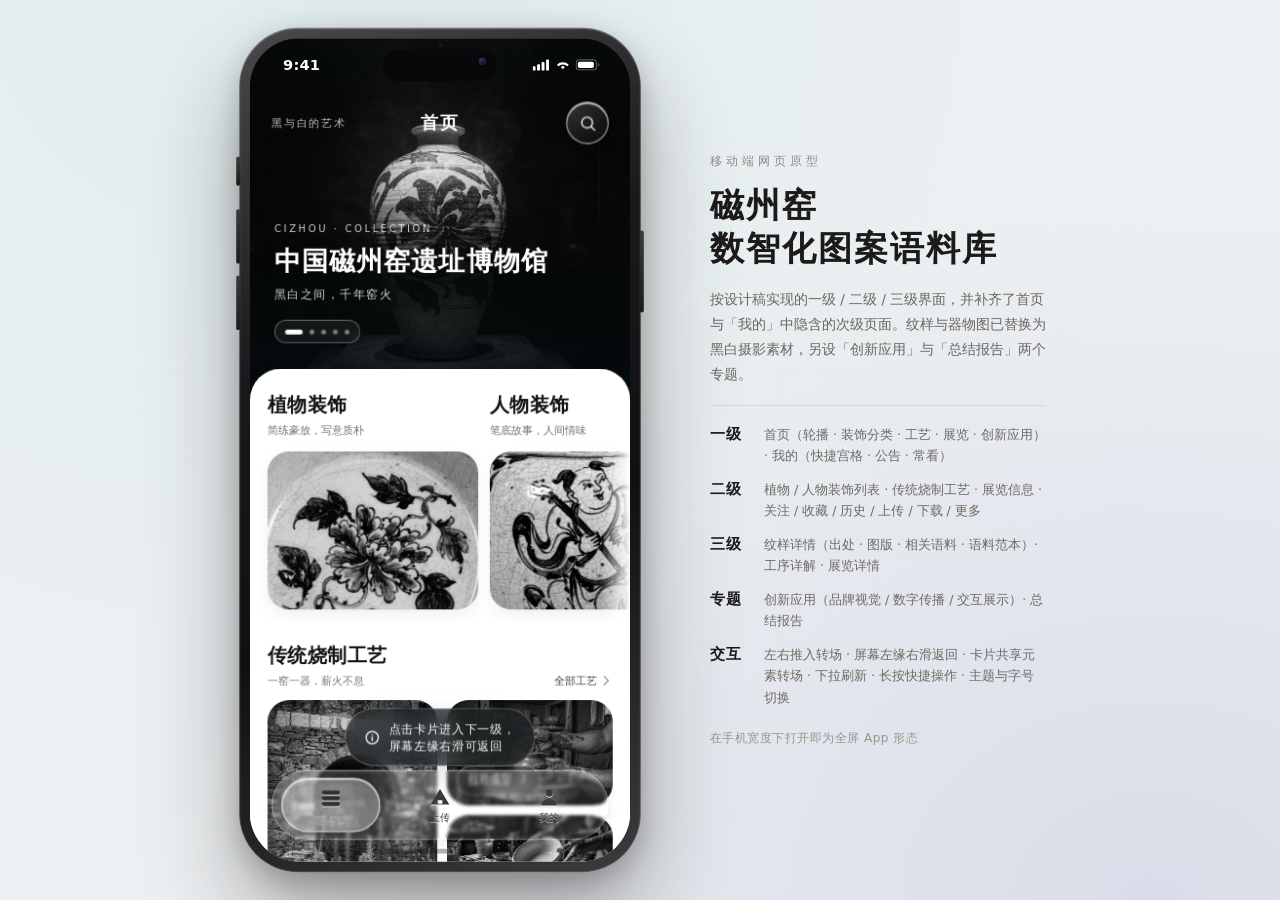
<file: index.html>
<!DOCTYPE html>
<html lang="zh-CN" data-theme="light" data-font="1" data-motion="on">
<head>
<meta charset="utf-8">
<meta name="viewport" content="width=device-width, initial-scale=1, viewport-fit=cover">
<meta name="theme-color" content="#ffffff">
<meta name="description" content="磁州窑数智化图案语料库 · 移动端网页原型：纹样检索、器物出处、相关语料与工艺图谱">
<!-- 分享预览：微信 / 微博 / Slack / Twitter 等抓取这些标签。og:image 必须是绝对地址 -->
<meta property="og:type" content="website">
<meta property="og:site_name" content="磁州窑数智化图案语料库">
<meta property="og:locale" content="zh_CN">
<meta property="og:title" content="磁州窑数智化图案语料库">
<meta property="og:description" content="黑白之间，千年窑火。纹样检索、器物出处、相关语料与工艺图谱的移动端语料库。">
<meta property="og:image" content="https://yunxianxian.github.io/cizhou-motif-corpus/assets/img/hero-h1.jpg">
<meta property="og:image:width" content="1280">
<meta property="og:image:height" content="785">
<meta property="og:url" content="https://yunxianxian.github.io/cizhou-motif-corpus/">
<meta name="twitter:card" content="summary_large_image">
<meta name="twitter:title" content="磁州窑数智化图案语料库">
<meta name="twitter:description" content="黑白之间，千年窑火。纹样检索、器物出处、相关语料与工艺图谱的移动端语料库。">
<meta name="twitter:image" content="https://yunxianxian.github.io/cizhou-motif-corpus/assets/img/hero-h1.jpg">
<meta name="apple-mobile-web-app-capable" content="yes">
<meta name="apple-mobile-web-app-status-bar-style" content="default">
<meta name="apple-mobile-web-app-title" content="纹样语料库">
<meta name="mobile-web-app-capable" content="yes">
<title>磁州窑数智化图案语料库</title>
<link rel="manifest" href="manifest.webmanifest">
<link rel="apple-touch-icon" href="assets/img/icon-180.png">
<link rel="icon" href="assets/img/icon-192.png">
<link rel="stylesheet" href="assets/css/tokens.css">
<link rel="stylesheet" href="assets/css/base.css">
<link rel="stylesheet" href="assets/css/pages.css">
<link rel="stylesheet" href="assets/css/glass.css">
<link rel="stylesheet" href="assets/css/viewer.css">
<link rel="stylesheet" href="assets/css/report.css">
<link rel="stylesheet" href="assets/css/applications.css">
</head>
<body>
<div class="stage">
  <div class="device" id="device">
    <div class="device__btn device__btn--silent"></div>
    <div class="device__btn device__btn--volup"></div>
    <div class="device__btn device__btn--voldown"></div>
    <div class="device__btn device__btn--power"></div>
    <div class="screen" id="screen">
      <div class="statusbar" aria-hidden="true">
        <span class="statusbar__time">9:41</span>
        <span class="statusbar__island"></span>
        <span class="statusbar__right">
          <svg width="18" height="12" viewBox="0 0 18 12" aria-hidden="true"><rect x="0" y="7.5" width="3" height="4.5" rx="1"/><rect x="4.6" y="5.4" width="3" height="6.6" rx="1"/><rect x="9.2" y="3" width="3" height="9" rx="1"/><rect x="13.8" y="0.6" width="3" height="11.4" rx="1"/></svg>
          <svg width="16" height="12" viewBox="0 0 16 12" aria-hidden="true"><path d="M8 10.4 5.9 8.2a3 3 0 0 1 4.2 0zM8 5.6a6.4 6.4 0 0 0-4.5 1.9L1.9 5.9a8.6 8.6 0 0 1 12.2 0l-1.6 1.6A6.4 6.4 0 0 0 8 5.6z"/></svg>
          <svg width="26" height="12" viewBox="0 0 26 12" aria-hidden="true"><rect x="0.6" y="0.9" width="21" height="10.2" rx="3" fill="none" stroke="currentColor" stroke-opacity=".4"/><rect x="2.4" y="2.7" width="16.4" height="6.6" rx="1.8"/><path d="M23.4 4.2v3.6a2 2 0 0 0 0-3.6z" fill-opacity=".4"/></svg>
        </span>
      </div>
      <main class="app" id="app" role="main"></main>
      <nav class="tabbar" id="tabbar" aria-label="主导航"></nav>
      <div class="overlay-layer" id="overlayLayer"></div>
      <div class="homebar" aria-hidden="true"></div>
    </div>
  </div>
  <aside class="stage__note">
    <p class="stage__kicker">移动端网页原型</p>
    <h1>磁州窑<br>数智化图案语料库</h1>
    <p class="stage__desc">按设计稿实现的一级 / 二级 / 三级界面，并补齐了首页与「我的」中隐含的次级页面。纹样与器物图已替换为黑白摄影素材，另设「创新应用」与「总结报告」两个专题。</p>
    <ul class="stage__list">
      <li><b>一级</b><span>首页（轮播 · 装饰分类 · 工艺 · 展览 · 创新应用）· 我的（快捷宫格 · 公告 · 常看）</span></li>
      <li><b>二级</b><span>植物 / 人物装饰列表 · 传统烧制工艺 · 展览信息 · 关注 / 收藏 / 历史 / 上传 / 下载 / 更多</span></li>
      <li><b>三级</b><span>纹样详情（出处 · 图版 · 相关语料 · 语料范本）· 工序详解 · 展览详情</span></li>
      <li><b>专题</b><span>创新应用（品牌视觉 / 数字传播 / 交互展示）· 总结报告</span></li>
      <li><b>交互</b><span>左右推入转场 · 屏幕左缘右滑返回 · 卡片共享元素转场 · 下拉刷新 · 长按快捷操作 · 主题与字号切换</span></li>
    </ul>
    <p class="stage__tip">在手机宽度下打开即为全屏 App 形态</p>
  </aside>
</div>

<script src="assets/js/icons.js"></script>
<script src="assets/js/ornament.js"></script>
<script src="assets/js/photos.js"></script>
<script src="assets/js/data.js"></script>
<script src="assets/js/report-data.js"></script>
<script src="assets/js/store.js"></script>
<script src="assets/js/ui.js"></script>
<script src="assets/js/viewer.js"></script>
<script src="assets/js/view-common.js"></script>
<script src="assets/js/view-home.js"></script>
<script src="assets/js/view-list.js"></script>
<script src="assets/js/view-detail.js"></script>
<script src="assets/js/view-craft.js"></script>
<script src="assets/js/view-profile.js"></script>
<script src="assets/js/view-report.js"></script>
<script src="assets/js/view-applications.js"></script>
<script src="assets/js/view-extra.js"></script>
<script src="assets/js/router.js"></script>
<script src="assets/js/app.js"></script>
<script src="assets/js/glass.js"></script>
<script src="assets/js/refraction.js"></script>
<script src="assets/js/hscroll.js"></script>
</body>
</html>
</file>
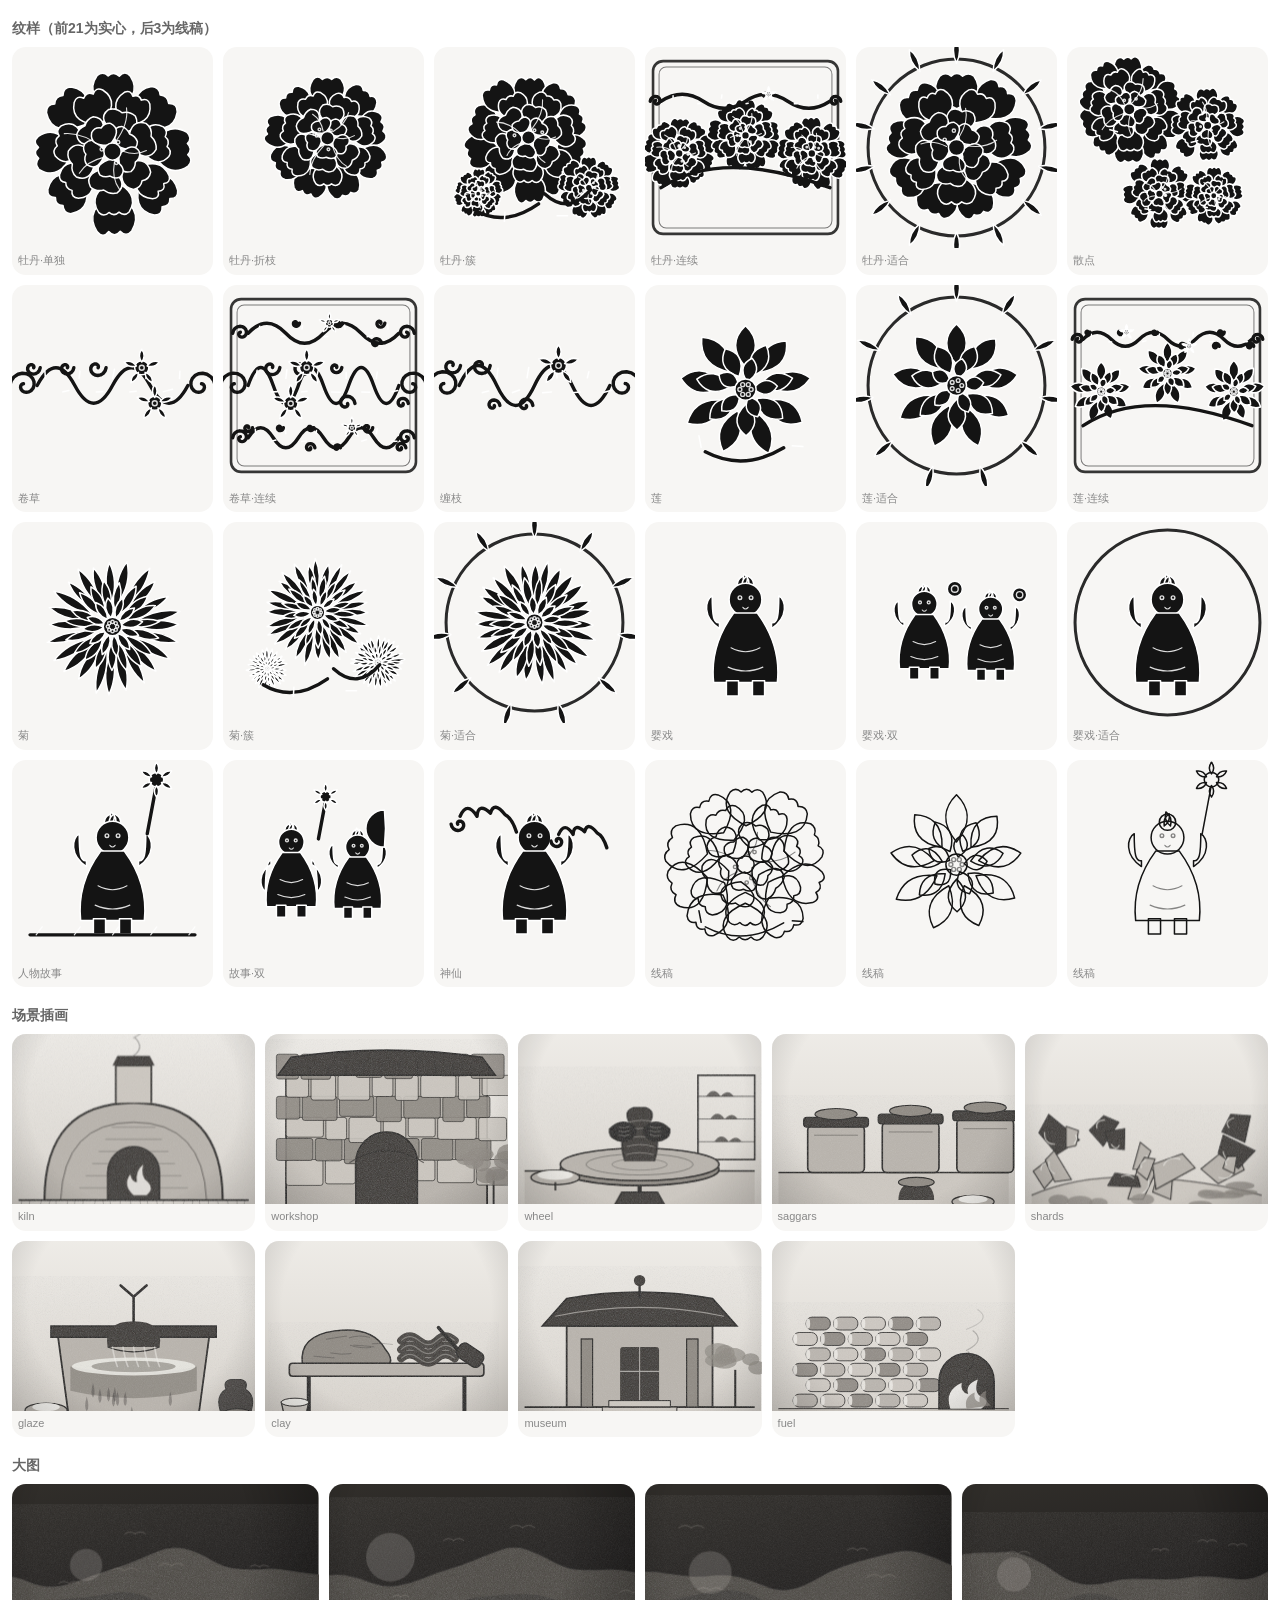
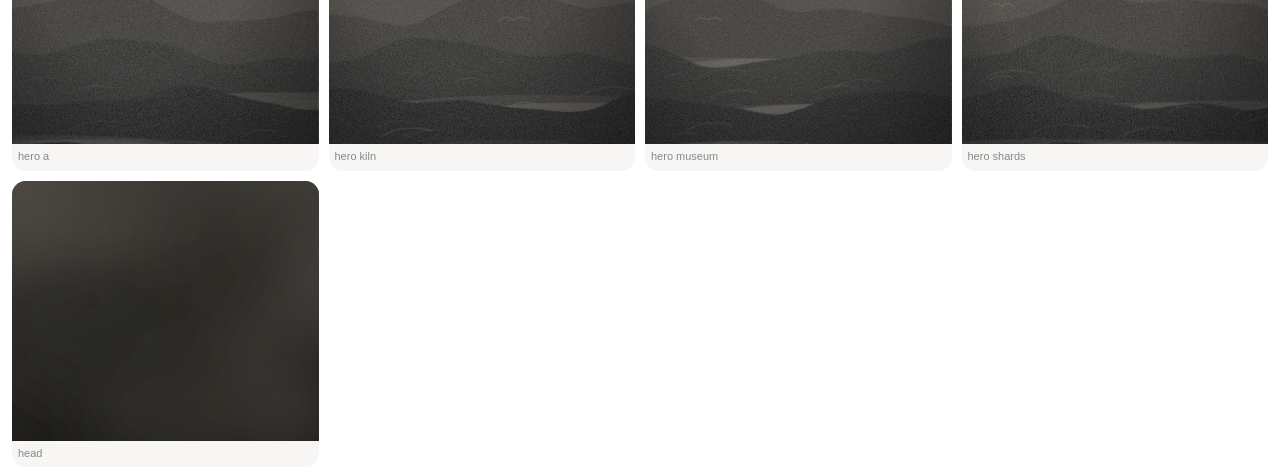
<file: dev/art.html>
<!DOCTYPE html>
<html lang="zh-CN">
<head>
<meta charset="utf-8">
<title>素材自检</title>
<style>
  body{margin:0;background:#fff;color:#141414;font:13px/1.5 "PingFang SC","Microsoft YaHei",sans-serif}
  h2{font-size:14px;margin:18px 12px 8px;color:#666}
  .grid{display:grid;grid-template-columns:repeat(6,1fr);gap:10px;padding:0 12px}
  .cell{background:#f7f6f4;border-radius:14px;overflow:hidden}
  .cell .art{display:block;width:100%;height:auto}
  .cell b{display:block;font-weight:400;font-size:11px;color:#888;padding:4px 6px 6px}
  .scenes{display:grid;grid-template-columns:repeat(5,1fr);gap:10px;padding:0 12px}
  .scenes .cell .art{height:170px}
  .heroes{display:grid;grid-template-columns:repeat(4,1fr);gap:10px;padding:0 12px}
  .heroes .cell .art{height:260px}
</style>
</head>
<body>
<script src="../assets/js/ornament.js"></script>
<script>
  const CZ = window.CZ;
  const groups = [
    ['peony','single','牡丹·单独'],['peony','broken','牡丹·折枝'],['peony','cluster','牡丹·簇'],
    ['peony','band','牡丹·连续'],['peony','medallion','牡丹·适合'],['peony','scatter','散点'],
    ['scroll','single','卷草'],['scroll','band','卷草·连续'],['scroll','wrap','缠枝'],
    ['lotus','single','莲'],['lotus','medallion','莲·适合'],['lotus','band','莲·连续'],
    ['chrys','single','菊'],['chrys','cluster','菊·簇'],['chrys','medallion','菊·适合'],
    ['child','single','婴戏'],['child','pair','婴戏·双'],['child','medallion','婴戏·适合'],
    ['story','single','人物故事'],['story','pair','故事·双'],['immortal','single','神仙'],
    ['peony','single','线稿'],['lotus','single','线稿'],['child','single','线稿']
  ];
  let html = '';
  groups.forEach((g,i)=>{
    const line = i>=21;
    html += '<div class="cell">'+CZ.Art.motif({seed:'k'+i,motif:g[0],comp:g[1],line})+'<b>'+g[2]+'</b></div>';
  });
  document.write('<h2>纹样（前21为实心，后3为线稿）</h2><div class="grid">'+html+'</div>');

  const kinds = ['kiln','workshop','wheel','saggars','shards','glaze','clay','museum','fuel'];
  let sh = '';
  kinds.forEach((k,i)=>{ sh += '<div class="cell">'+CZ.Art.craft(k,i)+'<b>'+k+'</b></div>'; });
  document.write('<h2>场景插画</h2><div class="scenes">'+sh+'</div>');

  let hh = '';
  ['a','kiln','museum','shards'].forEach((v,i)=>{ hh += '<div class="cell">'+CZ.Art.hero(i,v)+'<b>hero '+v+'</b></div>'; });
  hh += '<div class="cell">'+CZ.Art.headTexture('p')+'<b>head</b></div>';
  document.write('<h2>大图</h2><div class="heroes">'+hh+'</div>');
</script>
</body>
</html>
</file>
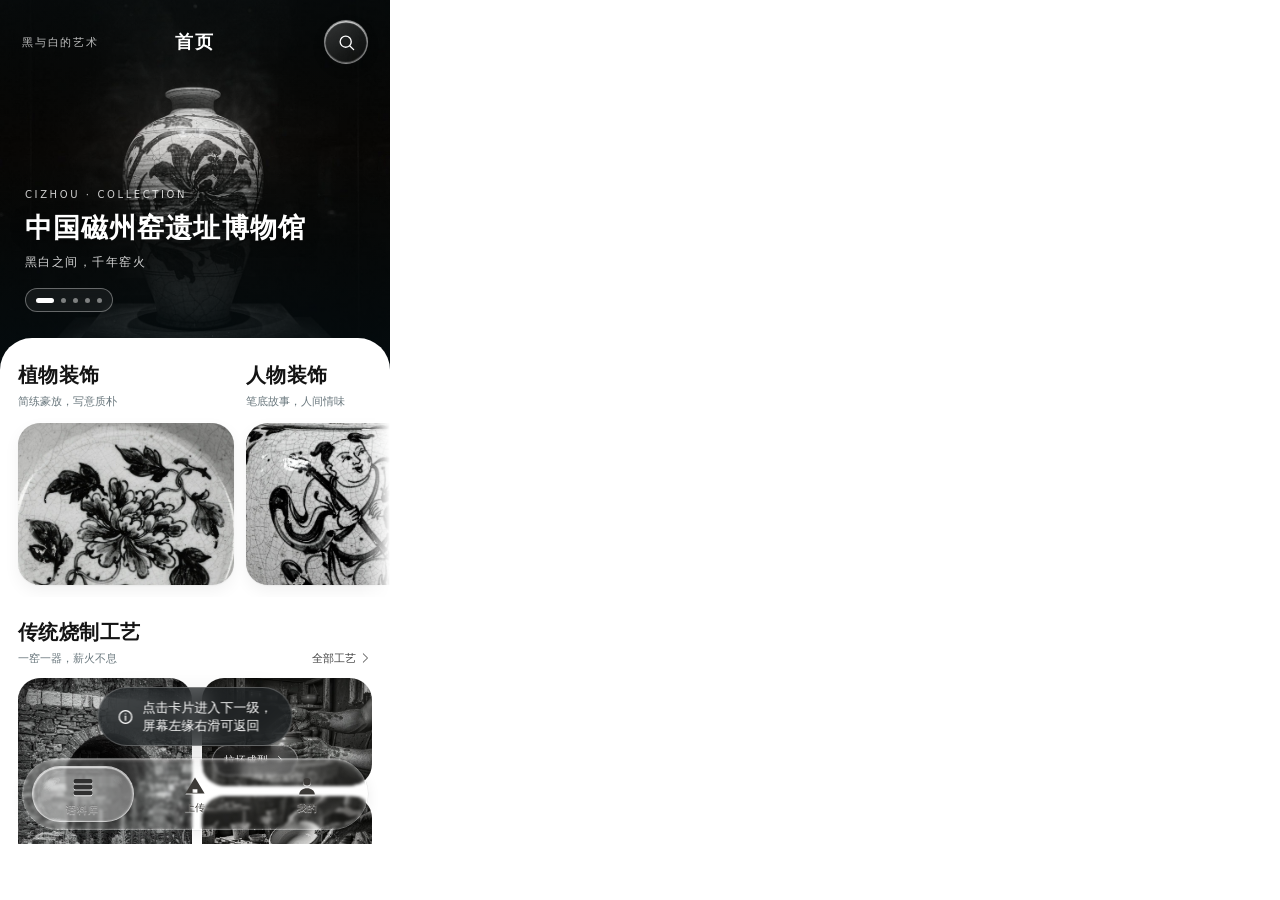
<file: dev/preview.html>
<!DOCTYPE html>
<html lang="zh-CN">
<head>
<meta charset="utf-8">
<title>预览</title>
<style>
  html,body{margin:0;padding:0;background:#fff;overflow:hidden}
  iframe{display:block;width:390px;height:844px;border:0}
  body.wide iframe{width:412px;height:866px}
</style>
</head>
<body>
<iframe id="fr" src="../index.html#/home" scrolling="no"></iframe>
<script>
  var q = new URLSearchParams(location.search);
  var r = q.get('r') || '/home';
  var extra = [];
  if (q.get('theme')) extra.push('theme=' + q.get('theme'));
  if (q.get('font')) extra.push('font=' + q.get('font'));
  var fr = document.getElementById('fr');
  if (q.get('h')) fr.style.height = q.get('h') + 'px';
  if (q.get('full')) fr.style.height = '2600px';
  fr.src = '../index.html' + (extra.length ? '?' + extra.join('&') : '') + '#' + r;
</script>
</body>
</html>
</file>
<file: assets/css/tokens.css>
/* ==========================================================================
   tokens.css —— 设计变量 / 三套主题 / 基础排版
   ========================================================================== */
:root {
  /* 字体 */
  --font-sans: "PingFang SC", "HarmonyOS Sans SC", "Source Han Sans SC", "Microsoft YaHei",
    system-ui, -apple-system, "Segoe UI", Roboto, "Helvetica Neue", sans-serif;
  --font-serif: "Songti SC", "STSong", "Noto Serif SC", "Source Han Serif SC", "SimSun", serif;
  --font-kai: "Kaiti SC", "STKaiti", "KaiTi", "Songti SC", var(--font-serif);

  /* 字号（受「正文字号」设置影响） */
  --fs: 1;
  --t-xs: calc(10.5px * var(--fs));
  --t-sm: calc(12.5px * var(--fs));
  --t-md: calc(14px * var(--fs));
  --t-lg: calc(16px * var(--fs));
  --t-xl: calc(19px * var(--fs));
  --t-2xl: calc(23px * var(--fs));
  --t-3xl: calc(28px * var(--fs));

  /* 圆角 */
  --r-xs: 9px;
  --r-sm: 13px;
  --r-md: 17px;
  --r-lg: 22px;
  --r-xl: 28px;
  --r-2xl: 34px;
  --r-pill: 999px;

  /* 动效 */
  --e-out: cubic-bezier(.32, .72, 0, 1);
  --e-spring: cubic-bezier(.34, 1.36, .5, 1);
  --e-liquid: cubic-bezier(.3, 1.55, .42, 1);
  --d-1: .18s;
  --d-2: .32s;
  --d-3: .48s;

  /* 尺寸 */
  --pad: 18px;
  --tabbar-h: 78px;
  --dev-w: 390px;
  --dev-h: 844px;
  --k: 1;
}

/* ------------------------------- 浅色（默认） ------------------------------- */
html[data-theme="light"] {
  --paper: #ffffff;
  --paper-2: #f7f6f4;
  --paper-3: #efedea;
  --card: #f6f5f2;
  --ink: #141414;
  --ink-2: #3c3a37;
  --muted: #8d8a85;
  --muted-2: #b6b2ac;
  --line: rgba(20, 20, 20, .085);
  --line-2: rgba(20, 20, 20, .05);
  --art-gap: #f6f5f2;
  --glass: rgba(255, 255, 255, .74);
  --glass-line: rgba(20, 20, 20, .06);
  --ink-glass: rgba(255, 255, 255, .22);
  --sh-1: 0 1px 2px rgba(24, 20, 16, .05), 0 6px 16px rgba(24, 20, 16, .055);
  --sh-2: 0 10px 30px rgba(24, 20, 16, .12);
  --sh-3: 0 24px 66px rgba(0, 0, 0, .3);
  --scrim: rgba(20, 18, 16, .42);
  color-scheme: light;

  /* 液态玻璃：博物馆纯白 + 微玻璃（黑白摄影为视觉主角） */
  --page-bg:
    linear-gradient(180deg, #ffffff 0%, #f3f3f5 100%);
  --g-bg: rgba(255, 255, 255, .72);
  --g-bg-2: rgba(255, 255, 255, .88);
  --g-hi: rgba(255, 255, 255, .95);
  --g-brd: rgba(20, 20, 20, .07);
  --g-sheen: rgba(255, 255, 255, .7);
  --g-shadow: 0 10px 28px rgba(20, 20, 24, .08), 0 2px 6px rgba(20, 20, 24, .04);
  --g-blur: blur(22px) saturate(1.5);
  --g-blur-2: blur(30px) saturate(1.7);
  /* 底部导航：高透液态玻璃 */
  --g-tab-1: rgba(255, 255, 255, .5);
  --g-tab-2: rgba(255, 255, 255, .26);
  --g-pill-1: rgba(255, 255, 255, .72);
  --g-pill-2: rgba(255, 255, 255, .42);
  --g-pill-brd: rgba(255, 255, 255, .8);
}

/* --------------------------------- 深色 --------------------------------- */
html[data-theme="dark"] {
  --paper: #111113;
  --paper-2: #1a1a1d;
  --paper-3: #232327;
  --card: #1c1c20;
  --ink: #f1efec;
  --ink-2: #d3cfc8;
  --muted: #8c8880;
  --muted-2: #65615c;
  --line: rgba(255, 255, 255, .1);
  --line-2: rgba(255, 255, 255, .06);
  --art-gap: #1c1c20;
  --glass: rgba(28, 28, 32, .72);
  --glass-line: rgba(255, 255, 255, .08);
  --ink-glass: rgba(255, 255, 255, .16);
  --sh-1: 0 1px 2px rgba(0, 0, 0, .4), 0 6px 16px rgba(0, 0, 0, .32);
  --sh-2: 0 10px 30px rgba(0, 0, 0, .5);
  --sh-3: 0 24px 66px rgba(0, 0, 0, .6);
  --scrim: rgba(0, 0, 0, .58);
  color-scheme: dark;

  /* 液态玻璃：窑夜炉火环境光 + 墨玉玻璃 */
  --page-bg:
    radial-gradient(120% 85% at 84% -8%, rgba(255, 142, 66, .13) 0%, transparent 56%),
    radial-gradient(105% 80% at -12% 34%, rgba(108, 152, 140, .11) 0%, transparent 60%),
    radial-gradient(115% 90% at 56% 114%, rgba(206, 110, 66, .11) 0%, transparent 56%),
    linear-gradient(180deg, #141416 0%, #0e0e10 100%);
  --g-bg: rgba(38, 38, 44, .42);
  --g-bg-2: rgba(44, 44, 50, .58);
  --g-hi: rgba(255, 255, 255, .18);
  --g-brd: rgba(255, 255, 255, .13);
  --g-sheen: rgba(255, 255, 255, .16);
  --g-shadow: 0 14px 34px rgba(0, 0, 0, .44), 0 2px 8px rgba(0, 0, 0, .3);
  --g-blur: blur(22px) saturate(1.6);
  --g-blur-2: blur(30px) saturate(1.8);
  /* 底部导航：高透液态玻璃 */
  --g-tab-1: rgba(40, 40, 47, .48);
  --g-tab-2: rgba(28, 28, 34, .28);
  --g-pill-1: rgba(255, 255, 255, .16);
  --g-pill-2: rgba(255, 255, 255, .07);
  --g-pill-brd: rgba(255, 255, 255, .18);
}

/* --------------------------------- 宣纸 --------------------------------- */
html[data-theme="sepia"] {
  --paper: #f7f1e5;
  --paper-2: #efe7d7;
  --paper-3: #e7ddc9;
  --card: #efe7d7;
  --ink: #2a2318;
  --ink-2: #4a4033;
  --muted: #8d8069;
  --muted-2: #b3a68d;
  --line: rgba(64, 48, 24, .12);
  --line-2: rgba(64, 48, 24, .07);
  --art-gap: #efe7d7;
  --glass: rgba(247, 241, 229, .78);
  --glass-line: rgba(64, 48, 24, .1);
  --ink-glass: rgba(255, 255, 255, .3);
  --sh-1: 0 1px 2px rgba(74, 56, 28, .06), 0 6px 16px rgba(74, 56, 28, .07);
  --sh-2: 0 10px 30px rgba(74, 56, 28, .14);
  --sh-3: 0 24px 66px rgba(50, 36, 16, .34);
  --scrim: rgba(46, 36, 20, .44);
  color-scheme: light;

  /* 液态玻璃：宣纸茶色环境光 + 米汤玻璃 */
  --page-bg:
    radial-gradient(120% 85% at 86% -8%, rgba(216, 162, 92, .22) 0%, transparent 56%),
    radial-gradient(105% 80% at -12% 32%, rgba(172, 152, 110, .16) 0%, transparent 60%),
    radial-gradient(115% 90% at 58% 113%, rgba(198, 148, 90, .17) 0%, transparent 56%),
    linear-gradient(180deg, #f8f1e2 0%, #f1e8d4 100%);
  --g-bg: rgba(253, 248, 237, .46);
  --g-bg-2: rgba(253, 248, 237, .64);
  --g-hi: rgba(255, 255, 255, .8);
  --g-brd: rgba(255, 255, 255, .58);
  --g-sheen: rgba(255, 255, 255, .5);
  --g-shadow: 0 12px 32px rgba(96, 70, 36, .11), 0 2px 8px rgba(96, 70, 36, .06);
  --g-blur: blur(22px) saturate(1.6);
  --g-blur-2: blur(30px) saturate(1.8);
  /* 底部导航：高透液态玻璃 */
  --g-tab-1: rgba(253, 248, 237, .52);
  --g-tab-2: rgba(253, 248, 237, .28);
  --g-pill-1: rgba(255, 255, 255, .68);
  --g-pill-2: rgba(255, 255, 255, .4);
  --g-pill-brd: rgba(255, 255, 255, .75);
}

html[data-font="1.08"] { --fs: 1.08; }
html[data-font="1.16"] { --fs: 1.16; }

* { box-sizing: border-box; }

html, body {
  margin: 0;
  padding: 0;
  height: 100%;
  font-family: var(--font-sans);
  color: var(--ink);
  background: #e6e3de;
  -webkit-text-size-adjust: 100%;
  -webkit-tap-highlight-color: transparent;
}

body { overflow: hidden; }

@media (max-width: 619px) {
  html, body { background: var(--paper); }
}

h1, h2, h3, h4, p, dl, dd, dt, ul, li, figure { margin: 0; padding: 0; }
ul { list-style: none; }
button, input, textarea, select {
  font: inherit;
  color: inherit;
  background: none;
  border: 0;
  padding: 0;
  cursor: pointer;
  -webkit-appearance: none;
  appearance: none;
}
textarea { resize: none; cursor: text; }
input, textarea { cursor: text; }
a { color: inherit; text-decoration: none; }
img { display: block; max-width: 100%; }
b, strong { font-weight: 600; }
i, em { font-style: normal; }
svg { display: block; }

/* 焦点样式：去掉默认描边，改用细描边（仅键盘可见） */
:focus { outline: none; }
:focus-visible { outline: 1.5px solid var(--ink); outline-offset: 2px; border-radius: 6px; }
input:focus-visible, textarea:focus-visible { outline: none; }

/* 动效开关：减弱动效时几乎取消所有过渡 */
html[data-motion="off"] * {
  transition-duration: .001ms !important;
  animation-duration: .001ms !important;
  animation-iteration-count: 1 !important;
}
@media (prefers-reduced-motion: reduce) {
  * {
    transition-duration: .001ms !important;
    animation-duration: .001ms !important;
  }
}

.ic { display: block; flex: none; }
</file>
<file: assets/css/base.css>
/* ==========================================================================
   base.css —— 外壳（设备框 / 状态栏）· 页面骨架与转场 · 通用组件
   ========================================================================== */

/* ------------------------------- 展示外壳 ------------------------------- */
.stage {
  position: fixed;
  inset: 0;
  display: flex;
  align-items: center;
  justify-content: center;
  gap: 64px;
  padding: 24px;
  background:
    radial-gradient(1100px 620px at 18% -6%, #f5f3f0 0%, rgba(245, 243, 240, 0) 60%),
    radial-gradient(900px 700px at 100% 100%, #dedad4 0%, rgba(222, 218, 212, 0) 62%),
    #e8e5e0;
}
.stage::after {
  content: "";
  position: absolute;
  inset: 0;
  background-image: linear-gradient(rgba(20, 18, 16, .035) 1px, transparent 1px),
    linear-gradient(90deg, rgba(20, 18, 16, .035) 1px, transparent 1px);
  background-size: 46px 46px;
  mask-image: radial-gradient(70% 70% at 50% 50%, #000 25%, transparent 78%);
  pointer-events: none;
}

.device {
  position: relative;
  flex: none;
  width: 412px;
  height: 866px;
  padding: 11px;
  border-radius: 60px;
  background: linear-gradient(155deg, #4a4a4d 0%, #1a1a1c 34%, #101012 62%, #3c3c3f 100%);
  box-shadow:
    0 48px 96px rgba(22, 18, 14, .34),
    0 10px 26px rgba(22, 18, 14, .22),
    inset 0 0 0 1px rgba(255, 255, 255, .14),
    inset 0 1px 2px rgba(255, 255, 255, .3);
  transform: scale(var(--k));
  transform-origin: center center;
  z-index: 2;
}
.device__btn {
  position: absolute;
  background: linear-gradient(180deg, #3a3a3d, #1b1b1d);
  border-radius: 3px;
}
.device__btn--silent { left: -3px; top: 132px; width: 4px; height: 30px; }
.device__btn--volup { left: -3px; top: 186px; width: 4px; height: 56px; }
.device__btn--voldown { left: -3px; top: 254px; width: 4px; height: 56px; }
.device__btn--power { right: -3px; top: 208px; width: 4px; height: 84px; }

.screen {
  position: relative;
  width: 390px;
  height: 844px;
  border-radius: 50px;
  overflow: hidden;
  background: var(--paper);
  isolation: isolate;
}

.statusbar {
  position: absolute;
  top: 0; left: 0; right: 0;
  height: 54px;
  display: flex;
  align-items: center;
  justify-content: space-between;
  padding: 0 30px 0 34px;
  font-size: 15px;
  font-weight: 600;
  letter-spacing: .2px;
  color: var(--ink);
  z-index: 40;
  pointer-events: none;
  transition: color var(--d-2) var(--e-out);
}
.statusbar__island {
  position: absolute;
  left: 50%;
  top: 11px;
  width: 118px;
  height: 33px;
  transform: translateX(-50%);
  background: #08080a;
  border-radius: 20px;
}
.statusbar__island::after {
  content: "";
  position: absolute;
  right: 12px;
  top: 9px;
  width: 7px;
  height: 7px;
  border-radius: 50%;
  background: radial-gradient(circle at 35% 35%, #2c3550, #0b0d14 70%);
  box-shadow: inset 0 0 2px rgba(120, 160, 255, .5);
}
.statusbar__right { display: flex; align-items: center; gap: 5px; }
.statusbar__right svg { fill: currentColor; }
html[data-hero="1"] .statusbar { color: #fff; }

.homebar {
  position: absolute;
  left: 50%;
  bottom: 8px;
  width: 138px;
  height: 5px;
  transform: translateX(-50%);
  border-radius: 3px;
  background: var(--ink);
  opacity: .32;
  z-index: 40;
  pointer-events: none;
}

.stage__note {
  position: relative;
  width: 336px;
  color: #3a3733;
  z-index: 1;
}
.stage__kicker {
  font-size: 12px;
  letter-spacing: .34em;
  color: #918b83;
  margin-bottom: 14px;
}
.stage__note h1 {
  font-family: var(--font-serif);
  font-size: 34px;
  line-height: 1.28;
  letter-spacing: .06em;
  color: #1d1b19;
  margin-bottom: 16px;
}
.stage__desc {
  font-size: 13.5px;
  line-height: 1.85;
  color: #6b665f;
  padding-bottom: 18px;
  border-bottom: 1px solid rgba(20, 18, 16, .09);
}
.stage__list { margin-top: 18px; display: grid; gap: 12px; }
.stage__list li { display: grid; grid-template-columns: 42px 1fr; gap: 12px; align-items: baseline; }
.stage__list b {
  font-family: var(--font-serif);
  font-size: 15px;
  color: #1d1b19;
  letter-spacing: .08em;
}
.stage__list span { font-size: 12.5px; line-height: 1.72; color: #6f6a63; }
.stage__tip { margin-top: 22px; font-size: 12px; color: #9a948c; letter-spacing: .04em; }

/* --------------------------------- 页面 --------------------------------- */
.app { position: absolute; inset: 0; overflow: hidden; }
.page {
  position: absolute;
  inset: 0;
  overflow-y: auto;
  overflow-x: hidden;
  background: var(--paper);
  -webkit-overflow-scrolling: touch;
  overscroll-behavior-y: contain;
  will-change: transform;
}
.page--hidden { visibility: hidden; pointer-events: none; }
.page--active { visibility: visible; }
.page::-webkit-scrollbar { width: 0; height: 0; }

.bottom-space { width: 100%; }

/* -------------------------------- 导航条 -------------------------------- */
.navbar {
  position: sticky;
  top: 0;
  z-index: 20;
  padding-top: var(--sb, 54px);
  background: transparent;
  transition: background var(--d-2) var(--e-out);
}
.navbar__bar {
  display: flex;
  align-items: center;
  gap: 10px;
  height: 56px;
  padding: 0 16px;
}
.navbar__title {
  flex: 1;
  text-align: center;
  font-size: var(--t-xl);
  font-weight: 600;
  letter-spacing: .06em;
}
.navbar__ph { width: 38px; height: 38px; flex: none; }
.navbar__line {
  height: 1px;
  background: var(--line);
  opacity: 0;
  transition: opacity var(--d-2) var(--e-out);
}
.navbar.is-stuck { background: var(--glass); backdrop-filter: blur(18px) saturate(1.4); }
.navbar.is-stuck .navbar__line { opacity: 1; }

.chipsbar {
  position: sticky;
  top: calc(var(--sb, 54px) + 56px);
  z-index: 19;
  padding: 6px 0 10px;
  background: transparent;
  transition: background var(--d-2) var(--e-out);
}
.chipsbar.is-stuck { background: var(--glass); backdrop-filter: blur(18px) saturate(1.4); }
.chips {
  display: flex;
  gap: 8px;
  padding: 0 18px;
  overflow-x: auto;
  scrollbar-width: none;
}
.chips::-webkit-scrollbar { display: none; }

/* --------------------------------- 按钮 --------------------------------- */
.btn {
  display: inline-flex;
  align-items: center;
  justify-content: center;
  gap: 6px;
  height: 40px;
  padding: 0 20px;
  border-radius: var(--r-pill);
  font-size: var(--t-md);
  font-weight: 500;
  transition: transform var(--d-1) var(--e-out), background var(--d-1), opacity var(--d-1);
}
.btn--ink { background: var(--ink); color: var(--paper); box-shadow: var(--sh-1); }
.btn--ghost { background: var(--paper-2); color: var(--ink-2); }
.btn--mini { height: 30px; padding: 0 13px; font-size: var(--t-sm); }
.btn--block { width: 100%; height: 48px; }
.btn.is-press { transform: scale(.96); }
.btn.is-loading { opacity: .7; pointer-events: none; }

.glass-btn {
  width: 38px;
  height: 38px;
  flex: none;
  display: grid;
  place-items: center;
  border-radius: 50%;
  background: var(--glass);
  color: var(--ink);
  border: 1px solid var(--glass-line);
  box-shadow: var(--sh-1);
  backdrop-filter: blur(14px) saturate(1.5);
  transition: transform var(--d-1) var(--e-out), background var(--d-1);
}
.glass-btn.is-press { transform: scale(.92); }
.glass-btn--glass { background: var(--ink-glass); color: #fff; border-color: rgba(255, 255, 255, .26); }
.glass-btn--dark { background: rgba(255, 255, 255, .16); color: #fff; border-color: rgba(255, 255, 255, .2); }
.glass-btn--dark.is-press { background: rgba(255, 255, 255, .3); }

.iconbtn {
  width: 32px; height: 32px;
  display: grid; place-items: center;
  border-radius: 50%;
  color: var(--muted);
}
.iconbtn.is-press { background: var(--paper-3); }

.linkbtn {
  display: inline-flex;
  align-items: center;
  gap: 2px;
  font-size: var(--t-sm);
  color: var(--muted);
}
.linkbtn.is-press { color: var(--ink); }

.morebtn {
  display: inline-flex;
  align-items: center;
  gap: 4px;
  margin-top: 10px;
  font-size: var(--t-sm);
  color: var(--muted);
  padding: 6px 12px;
  border-radius: var(--r-pill);
  background: var(--paper-2);
}
.morebtn.is-open { background: var(--paper-3); color: var(--ink-2); }

/* -------------------------------- 标签 / 分段 -------------------------------- */
.chip {
  flex: none;
  display: inline-flex;
  align-items: center;
  gap: 5px;
  height: 34px;
  padding: 0 16px;
  border-radius: var(--r-pill);
  background: var(--paper-2);
  color: var(--ink-2);
  font-size: var(--t-sm);
  transition: transform var(--d-1) var(--e-out), background var(--d-2), color var(--d-2);
}
.chip i { font-size: var(--t-xs); color: var(--muted); }
.chip.is-on { background: var(--ink); color: var(--paper); }
.chip.is-on i { color: rgba(255, 255, 255, .6); }
.chip--ghost { background: rgba(255, 255, 255, .18); color: #fff; backdrop-filter: blur(8px); }
.chip.is-press { transform: scale(.95); }

.tag {
  display: inline-flex;
  align-items: center;
  gap: 3px;
  height: 32px;
  padding: 0 14px;
  border-radius: var(--r-pill);
  background: var(--paper-2);
  color: var(--ink-2);
  font-size: var(--t-sm);
  transition: transform var(--d-1) var(--e-out), background var(--d-1);
}
.tag--soft { background: transparent; border: 1px solid var(--line); color: var(--muted); }
.tag--on { background: var(--ink); color: var(--paper); }
.tag.is-press { transform: scale(.95); }
.tags { display: flex; flex-wrap: wrap; gap: 8px; }
.tags--pick { margin-top: 10px; }

.seg {
  display: flex;
  gap: 4px;
  padding: 4px;
  background: var(--paper-2);
  border-radius: var(--r-sm);
}
.seg__it {
  flex: 1;
  height: 34px;
  border-radius: 10px;
  font-size: var(--t-sm);
  color: var(--muted);
  transition: background var(--d-2) var(--e-out), color var(--d-2), transform var(--d-1);
}
.seg__it.is-on { background: var(--paper); color: var(--ink); box-shadow: var(--sh-1); font-weight: 500; }
.seg--lg .seg__it { height: 40px; }
.seg__it.is-press { transform: scale(.97); }

.switchrow {
  display: flex;
  align-items: center;
  justify-content: space-between;
  gap: 12px;
  font-size: var(--t-md);
  color: var(--ink-2);
  padding: 6px 0;
}
.switch {
  width: 50px;
  height: 30px;
  border-radius: var(--r-pill);
  background: var(--paper-3);
  padding: 3px;
  transition: background var(--d-2) var(--e-out);
}
.switch i {
  display: block;
  width: 24px; height: 24px;
  border-radius: 50%;
  background: var(--paper);
  box-shadow: var(--sh-1);
  transition: transform var(--d-2) var(--e-spring);
}
.switch.is-on { background: var(--ink); }
.switch.is-on i { transform: translateX(20px); }

.bar {
  display: block;
  height: 4px;
  border-radius: 2px;
  background: var(--paper-3);
  overflow: hidden;
  margin-top: 8px;
}
.bar--lg { height: 7px; border-radius: 4px; }
.bar__in {
  display: block;
  height: 100%;
  border-radius: inherit;
  background: var(--ink);
  transition: width .3s linear;
}

.spin {
  width: 15px; height: 15px;
  border-radius: 50%;
  border: 1.6px solid var(--line);
  border-top-color: var(--muted);
  animation: spin .8s linear infinite;
  display: inline-block;
  flex: none;
}
@keyframes spin { to { transform: rotate(360deg); } }

/* --------------------------------- 卡片 --------------------------------- */
.pcard {
  background: var(--card);
  border-radius: var(--r-md);
  overflow: hidden;
  transition: transform var(--d-1) var(--e-out), box-shadow var(--d-1) var(--e-out);
}
.pcard.is-press { transform: translateY(0) scale(.965); box-shadow: none; }
.pcard__media {
  aspect-ratio: 1 / 1;
  display: grid;
  place-items: center;
  padding: 12px;
}
.pcard__media .art { width: 100%; height: 100%; }
.pcard__foot {
  display: flex;
  align-items: center;
  justify-content: space-between;
  gap: 6px;
  padding: 0 10px 9px;
}
.pcard__name { font-size: var(--t-sm); color: var(--ink-2); letter-spacing: .02em; }
.pcard__mark { color: var(--muted-2); }

.grid { display: grid; gap: 10px; padding: 0 var(--pad); }
.grid--3 { grid-template-columns: repeat(3, 1fr); }
.grid__frag { display: contents; }

.prow {
  display: flex;
  align-items: center;
  gap: 12px;
  padding: 10px 16px;
  border-bottom: 1px solid var(--line-2);
  transition: background var(--d-1);
}
.prow.is-press { background: var(--paper-2); }
.prow__media {
  width: 58px; height: 58px;
  flex: none;
  border-radius: var(--r-sm);
  background: var(--card);
  display: grid; place-items: center;
  padding: 7px;
}
.prow__media .art { width: 100%; height: 100%; }
.prow__tx { flex: 1; min-width: 0; display: grid; gap: 3px; }
.prow__tx b { font-size: var(--t-md); font-weight: 500; }
.prow__tx p { font-size: var(--t-sm); color: var(--muted); }
.prow__tx span { font-size: var(--t-xs); color: var(--muted-2); }
.prow__go { color: var(--muted-2); }

.lrow {
  display: flex;
  align-items: center;
  gap: 12px;
  padding: 13px 16px;
  border-bottom: 1px solid var(--line-2);
  transition: background var(--d-1);
}
.lrow:last-child { border-bottom: 0; }
.lrow.is-press { background: var(--paper-2); }
.lrow__ic {
  width: 38px; height: 38px;
  flex: none;
  display: grid; place-items: center;
  border-radius: var(--r-sm);
  background: var(--paper-2);
  color: var(--ink-2);
}
.lrow__art {
  width: 46px; height: 46px;
  flex: none;
  border-radius: var(--r-sm);
  background: var(--card);
  overflow: hidden;
  display: grid; place-items: center;
}
.lrow__art .art { width: 100%; height: 100%; padding: 4px; }
.lrow__art .art--scene { padding: 0; }
.lrow__tx { flex: 1; min-width: 0; display: grid; gap: 3px; }
.lrow__tx b { font-size: var(--t-md); font-weight: 500; }
.lrow__tx i { font-size: var(--t-sm); color: var(--muted); }
.lrow__go { color: var(--muted-2); }
.lrows { background: var(--paper); border-radius: var(--r-lg); margin: 0 16px; overflow: hidden; }

/* ------------------------------- 键值列表 ------------------------------- */
.kv { display: grid; }
.kv__row { display: grid; grid-template-columns: 58px 1fr; gap: 10px; padding: 3px 0; }
.kv dt { font-size: var(--t-sm); color: var(--muted); }
.kv dd { font-size: var(--t-sm); color: var(--ink-2); line-height: 1.62; }
.kv--compact .kv__row { padding: 2px 0; }

.kvs { margin-top: 14px; display: grid; gap: 10px; }
.kvs__row { display: grid; grid-template-columns: 60px 1fr; gap: 10px; }
.kvs dt { font-size: var(--t-sm); color: var(--muted); }
.kvs dd { font-size: var(--t-sm); line-height: 1.72; color: var(--ink-2); }
.kvs.is-clamped .kvs__row:nth-child(n + 3) { display: none; }

/* -------------------------------- 章节头 -------------------------------- */
.sec-head {
  display: flex;
  align-items: flex-end;
  justify-content: space-between;
  gap: 12px;
  padding: 0 var(--pad);
  margin-bottom: 12px;
}
.sec-head__tx h2 { font-size: var(--t-xl); font-weight: 600; letter-spacing: .04em; }
.sec-head__tx p { margin-top: 3px; font-size: var(--t-sm); color: var(--muted); }
.sec-head__more {
  display: inline-flex;
  align-items: center;
  gap: 2px;
  font-size: var(--t-sm);
  color: var(--muted);
  white-space: nowrap;
}
.sec-head--link { margin-bottom: 12px; }
.sec-head--link.is-press { opacity: .7; }

/* --------------------------------- 其它 --------------------------------- */
.pagehint {
  padding: 4px var(--pad) 14px;
  font-size: var(--t-sm);
  color: var(--muted);
}
.bullet { display: grid; gap: 8px; margin-top: 10px; }
.bullet li {
  position: relative;
  padding-left: 16px;
  font-size: var(--t-sm);
  line-height: 1.7;
  color: var(--ink-2);
}
.bullet li::before {
  content: "";
  position: absolute;
  left: 0; top: 8px;
  width: 5px; height: 5px;
  border-radius: 50%;
  background: var(--muted-2);
}
.bullet--num li { padding-left: 30px; }
.bullet--num li::before { display: none; }
.bullet--num li span {
  position: absolute;
  left: 0; top: 1px;
  font-family: var(--font-serif);
  font-size: var(--t-sm);
  color: var(--muted);
}

.status {
  display: inline-flex;
  align-items: center;
  height: 22px;
  padding: 0 9px;
  border-radius: var(--r-pill);
  font-size: var(--t-xs);
  letter-spacing: .04em;
}
.status--ongoing { background: var(--ink); color: var(--paper); }
.status--soon { background: var(--paper-2); color: var(--ink-2); }
.status--past { background: transparent; color: var(--muted); border: 1px solid var(--line); }

.page-foot {
  padding: 34px var(--pad) 8px;
  text-align: center;
  color: var(--muted-2);
}
.page-foot__line {
  display: block;
  width: 46px;
  height: 1px;
  margin: 0 auto 16px;
  background: var(--line);
}
.page-foot p { font-size: var(--t-xs); line-height: 1.9; letter-spacing: .04em; }
.page-foot__sub { color: var(--muted-2); opacity: .8; }

.empty {
  display: grid;
  place-items: center;
  gap: 8px;
  padding: 40px 30px 56px;
  text-align: center;
}
.empty .art--empty { width: 168px; height: auto; color: var(--muted-2); margin-bottom: 6px; }
.empty b { font-size: var(--t-lg); font-weight: 500; }
.empty p { font-size: var(--t-sm); color: var(--muted); line-height: 1.7; margin-bottom: 8px; }

.pagebox { min-height: 100%; }

/* -------------------------------- 骨架屏 -------------------------------- */
.sk {
  border-radius: var(--r-md);
  background: linear-gradient(100deg, var(--paper-2) 30%, var(--paper-3) 48%, var(--paper-2) 66%);
  background-size: 300% 100%;
  animation: sk 1.25s ease-in-out infinite;
}
.sk-grid { display: grid; grid-template-columns: repeat(var(--cols, 3), 1fr); gap: 10px; padding: 0 var(--pad); }
.sk--card { aspect-ratio: .82; }
.sk--row { height: 62px; margin: 0 16px 10px; }
@keyframes sk { from { background-position: 130% 0; } to { background-position: -30% 0; } }

/* ------------------------------- 滚动揭示 ------------------------------- */
[data-reveal] {
  opacity: 0;
  transform: translateY(15px);
  transition: opacity .56s var(--e-out), transform .56s var(--e-out);
}
[data-reveal].is-shown { opacity: 1; transform: translateY(0); }

/* -------------------------------- 底部导航 -------------------------------- */
.tabbar {
  position: absolute;
  left: 12px;
  right: 12px;
  bottom: 12px;
  height: var(--tabbar-h);
  z-index: 35;
  border-radius: 30px;
  background: var(--glass);
  border: 1px solid var(--glass-line);
  box-shadow: var(--sh-2);
  backdrop-filter: blur(22px) saturate(1.6);
  padding-bottom: env(safe-area-inset-bottom, 0px);
}
.tabbar__in {
  position: relative;
  height: 100%;
  display: grid;
  grid-template-columns: repeat(3, 1fr);
  align-items: center;
}
.tabbar__pill {
  position: absolute;
  top: 12px;
  height: calc(100% - 24px);
  border-radius: 18px; /* 与导航栏同心：30px - 12px 内边距 */
  background: var(--paper-3);
  z-index: 0;
}
.tab {
  position: relative;
  z-index: 1;
  height: 100%;
  display: grid;
  place-items: center;
  gap: 0;
  align-content: center;
  color: var(--muted);
  transition: color var(--d-2) var(--e-out);
}
.tab__ic { display: grid; place-items: center; height: 26px; transition: transform var(--d-2) var(--e-spring); }
.tab__tx { font-size: var(--t-xs); margin-top: 2px; letter-spacing: .04em; }
.tab.is-on { color: var(--ink); }
.tab.is-on .tab__ic { transform: translateY(-1px) scale(1.04); }
.tab:active .tab__ic { transform: scale(.9); }

/* -------------------------------- 遮罩层 -------------------------------- */
.overlay-layer { position: absolute; inset: 0; z-index: 60; pointer-events: none; }
.overlay-layer > * { pointer-events: auto; }

/* --------------------------------- Toast --------------------------------- */
.toast {
  position: absolute;
  left: 50%;
  bottom: calc(var(--tabbar-h) + 26px);
  display: flex;
  align-items: center;
  gap: 8px;
  max-width: 300px;
  padding: 11px 18px;
  border-radius: var(--r-pill);
  background: rgba(24, 22, 20, .9);
  color: #fff;
  font-size: var(--t-sm);
  line-height: 1.4;
  box-shadow: var(--sh-2);
  backdrop-filter: blur(10px);
  opacity: 0;
  transform: translate(-50%, 14px) scale(.96);
  transition: opacity .28s var(--e-out), transform .34s var(--e-spring);
}
.toast.is-in { opacity: 1; transform: translate(-50%, 0) scale(1); }

/* -------------------------------- 动作面板 -------------------------------- */
.sheet-wrap { position: absolute; inset: 0; }
.sheet-backdrop {
  position: absolute;
  inset: 0;
  background: var(--scrim);
  backdrop-filter: blur(2px);
  opacity: 0;
  transition: opacity .3s var(--e-out);
}
.sheet {
  position: absolute;
  left: 8px; right: 8px;
  bottom: calc(8px + env(safe-area-inset-bottom, 0px));
  max-height: 76%;
  overflow-y: auto;
  padding: 10px 12px 12px;
  border-radius: var(--r-2xl);
  background: var(--paper);
  box-shadow: var(--sh-3);
  transform: translateY(102%);
  transition: transform .42s var(--e-out);
}
.sheet__grip {
  width: 38px; height: 4px;
  margin: 2px auto 10px;
  border-radius: 2px;
  background: var(--line);
}
.sheet__title {
  font-size: var(--t-lg);
  font-weight: 600;
  text-align: center;
  padding: 2px 8px 4px;
}
.sheet__desc {
  font-size: var(--t-sm);
  color: var(--muted);
  text-align: center;
  line-height: 1.6;
  padding: 0 14px 10px;
}
.sheet__items { margin-top: 6px; }
.sheet__item {
  width: 100%;
  display: flex;
  align-items: center;
  gap: 12px;
  padding: 12px 10px;
  border-radius: var(--r-md);
  text-align: left;
  transition: background var(--d-1);
}
.sheet__item.is-press { background: var(--paper-2); }
.sheet__ic {
  width: 36px; height: 36px;
  flex: none;
  display: grid; place-items: center;
  border-radius: var(--r-sm);
  background: var(--paper-2);
  color: var(--ink-2);
}
.sheet__item.is-danger .sheet__ic { color: #b4453c; }
.sheet__item.is-danger b { color: #b4453c; }
.sheet__tx { flex: 1; min-width: 0; display: grid; gap: 2px; }
.sheet__tx b { font-size: var(--t-md); font-weight: 500; }
.sheet__tx i { font-size: var(--t-sm); color: var(--muted); }
.sheet__val { font-size: var(--t-sm); color: var(--muted); }
.sheet__check { color: var(--ink); }
.sheet__cancel {
  width: 100%;
  height: 50px;
  margin-top: 8px;
  border-radius: var(--r-md);
  background: var(--paper-2);
  font-size: var(--t-md);
  color: var(--ink-2);
}

/* --------------------------------- 对话框 --------------------------------- */
.dialog-wrap { position: absolute; inset: 0; display: grid; place-items: center; }
.dialog-backdrop {
  position: absolute; inset: 0;
  background: var(--scrim);
  opacity: 0;
  transition: opacity .26s var(--e-out);
}
.dialog {
  position: relative;
  width: 288px;
  padding: 22px 20px 16px;
  border-radius: var(--r-xl);
  background: var(--paper);
  box-shadow: var(--sh-3);
  text-align: center;
  opacity: 0;
  transform: scale(.92);
  transition: opacity .26s var(--e-out), transform .34s var(--e-spring);
}
.dialog-wrap.is-in .dialog-backdrop { opacity: 1; }
.dialog-wrap.is-in .dialog { opacity: 1; transform: scale(1); }
.dialog h3 { font-size: var(--t-lg); font-weight: 600; margin-bottom: 8px; }
.dialog p { font-size: var(--t-sm); line-height: 1.7; color: var(--muted); margin-bottom: 18px; }
.dialog__acts { display: grid; grid-template-columns: 1fr 1fr; gap: 10px; }
.dialog__acts .btn { width: 100%; }

/* ------------------------------- 下拉刷新 ------------------------------- */
.ptr {
  position: absolute;
  top: 0; left: 0; right: 0;
  height: 0;
  overflow: hidden;
  display: flex;
  align-items: center;
  justify-content: center;
  gap: 8px;
  color: var(--muted);
  font-size: var(--t-sm);
  z-index: 15;
}
.ptr__ink {
  width: 16px; height: 16px;
  border-radius: 50% 50% 50% 0;
  background: var(--ink);
  opacity: .8;
  transform: scale(.4);
  transition: transform .18s var(--e-out);
}
.ptr.is-ready .ptr__tx { color: var(--ink); }
.ptr.is-busy .ptr__ink { animation: inkdrop .9s ease-in-out infinite; }
@keyframes inkdrop {
  0%, 100% { transform: scale(.75) translateY(0); }
  50% { transform: scale(1) translateY(3px); }
}

/* ------------------------------ 共享元素图层 ------------------------------ */
.morph {
  position: absolute;
  z-index: 55;
  pointer-events: none;
  border-radius: var(--r-md);
  background: var(--card);
  display: grid;
  place-items: center;
  padding: 8px;
  box-shadow: var(--sh-2);
}
.morph .art { width: 100%; height: 100%; }

/* -------------------------------- 响应式 -------------------------------- */
@media (max-width: 1120px) {
  .stage { gap: 34px; }
  .stage__note { width: 290px; }
}
@media (max-width: 979px) {
  .stage__note { display: none; }
}
@media (max-width: 619px) {
  .stage { padding: 0; gap: 0; display: block; }
  .stage::after { display: none; }
  .device {
    width: 100vw;
    height: 100vh;
    height: 100dvh;
    padding: 0;
    border-radius: 0;
    background: var(--paper);
    box-shadow: none;
    transform: none;
  }
  .device__btn { display: none; }
  .screen { width: 100%; height: 100%; border-radius: 0; }
  .statusbar, .homebar { display: none; }
  :root { --sb: calc(env(safe-area-inset-top, 0px) + 10px); }
  .tabbar { bottom: calc(10px + env(safe-area-inset-bottom, 0px)); }
}

/* --------------------- 横向横幅：鼠标可拖拽滚动（见 hscroll.js） --------------------- */
/* 触屏仍走浏览器原生惯性滚动，这里只给鼠标提供可拖动的光标提示与拖动中的态 */
.is-hscroll { cursor: grab; }
/* 禁用标签 / 图片的原生拖拽，否则一拖就变成「拖出一张图」，滚动会中断。
   -webkit-user-drag 覆盖 Chrome / Edge / Safari，dragstart 兜住 Firefox。 */
.is-hscroll, .is-hscroll * {
  -webkit-user-drag: none;
  -webkit-user-select: none;
  user-select: none;
}
.is-hscroll.is-dragging {
  cursor: grabbing;
  scroll-snap-type: none; /* 拖动时关掉吸附，避免逐格卡顿 */
}
.is-hscroll.is-dragging * { cursor: grabbing; }
</file>
<file: assets/css/pages.css>
/* ==========================================================================
   pages.css —— 各页面样式（一级 / 二级 / 三级）
   ========================================================================== */
.art { display: block; width: 100%; height: 100%; }
.art--motif, .art--scene, .art--ware, .art--tile { display: block; }
/* 替换为真实照片时 */
img.art--photo { object-fit: contain; }
img.art--scene, img.art--hero { object-fit: cover; }

/* ==========================================================================
   首页
   ========================================================================== */
.home { position: relative; }

.hometop {
  position: sticky;
  top: 0;
  z-index: 12;
  padding-top: var(--sb, 54px);
}
.hometop__bg {
  position: absolute;
  inset: 0;
  background: var(--glass);
  backdrop-filter: blur(18px) saturate(1.5);
  border-bottom: 1px solid transparent;
  opacity: 0;
  transition: opacity var(--d-2) var(--e-out), border-color var(--d-2);
}
.hometop.is-stuck .hometop__bg { opacity: 1; border-bottom-color: var(--line); }
.hometop__in {
  position: relative;
  height: 56px;
  display: flex;
  align-items: center;
  padding: 0 16px;
}
.hometop__slogan {
  font-size: var(--t-sm);
  letter-spacing: .14em;
  color: rgba(255, 255, 255, .74);
  transition: opacity var(--d-2) var(--e-out), transform var(--d-2) var(--e-out), color var(--d-2);
}
.hometop__title {
  position: absolute;
  left: 0; right: 0;
  text-align: center;
  font-size: var(--t-2xl);
  font-weight: 600;
  letter-spacing: .12em;
  color: #fff;
  pointer-events: none;
  transition: color var(--d-2) var(--e-out), font-size var(--d-2) var(--e-out);
}
.hometop .glass-btn--glass { margin-left: auto; transition: background var(--d-2), color var(--d-2), border-color var(--d-2); }
.hometop.is-stuck .hometop__slogan { opacity: 0; transform: translateX(-10px); }
.hometop.is-stuck .hometop__title { color: var(--ink); font-size: var(--t-lg); letter-spacing: .16em; }
.hometop.is-stuck .glass-btn--glass {
  background: var(--paper-2);
  color: var(--ink);
  border-color: var(--line);
}

.hero {
  position: relative;
  height: 318px;
  margin-top: calc(-1 * (var(--sb, 54px) + 56px));
  overflow: hidden;
  background: #201e1c;
}
.hero__viewport { position: absolute; inset: 0; overflow: hidden; will-change: transform; touch-action: pan-y; }
.hero__track { display: flex; height: 100%; }
.hero__slide {
  position: relative;
  flex: 0 0 100%;
  height: 100%;
  border: 0;
  padding: 0;
  background: none;
  overflow: hidden;
}
.hero__art { position: absolute; inset: 0; display: block; }
.hero__veil {
  position: absolute;
  inset: 0;
  background: linear-gradient(180deg, rgba(8, 8, 8, .46) 0%, rgba(8, 8, 8, .12) 32%, rgba(8, 8, 8, .38) 72%, rgba(8, 8, 8, .58) 100%);
}
.hero__meta {
  position: absolute;
  left: 0; right: 0;
  bottom: 32px;
  padding: 0 26px;
  z-index: 3;
  color: #fff;
}
.hero__caption {
  font-family: var(--font-sans);
  font-size: var(--t-lg);
  letter-spacing: .12em;
  text-shadow: 0 2px 14px rgba(0, 0, 0, .55);
}
.hero__dots { display: flex; gap: 6px; margin-top: 13px; }
.hero__dot {
  width: 5px; height: 5px;
  border-radius: 3px;
  background: rgba(255, 255, 255, .45);
  transition: width var(--d-2) var(--e-out), background var(--d-2);
}
.hero__dot.is-on { width: 17px; background: #fff; }

.homesheet {
  position: relative;
  z-index: 3;
  margin-top: -26px;
  padding-top: 28px;
  border-radius: 26px 26px 0 0;
  background: var(--paper);
}

/* ---------------------------- 装饰分类（横滑） ---------------------------- */
.catrow {
  display: flex;
  gap: 14px;
  padding: 0 18px 4px;
  overflow-x: auto;
  scrollbar-width: none;
  mask-image: linear-gradient(90deg, #000 calc(100% - 30px), transparent);
  -webkit-mask-image: linear-gradient(90deg, #000 calc(100% - 30px), transparent);
}
.catrow::-webkit-scrollbar { display: none; }
.catrow.is-end { mask-image: none; -webkit-mask-image: none; }
.catcard {
  flex: 0 0 61%;
  display: grid;
  gap: 12px;
  transition: transform var(--d-1) var(--e-out);
}
.catcard.is-press { transform: scale(.98); }
.catcard__tx h3 { font-size: var(--t-2xl); font-weight: 600; letter-spacing: .04em; }
.catcard__tx p { margin-top: 6px; font-size: var(--t-sm); color: var(--muted); }
.catcard__media {
  aspect-ratio: 4 / 3;
  border-radius: var(--r-md);
  background: var(--card);
  display: grid;
  place-items: center;
  padding: 10px;
  box-shadow: var(--sh-1);
  overflow: hidden;
}

/* ------------------------------- 工艺九宫格 ------------------------------- */
.craft { margin-top: 36px; }
.craft-grid {
  display: grid;
  grid-template-columns: 1.02fr 1fr;
  gap: 10px;
  height: 248px;
  padding: 0 18px;
}
.craft-cell {
  position: relative;
  display: block;
  border-radius: var(--r-md);
  overflow: hidden;
  background: var(--paper-2);
  transition: transform var(--d-1) var(--e-out);
}
.craft-cell--tall { grid-row: span 2; }
.craft-cell.is-press { transform: scale(.975); }

/* --------------------------------- 展览 --------------------------------- */
.exh { margin-top: 36px; }
.exhrow {
  display: flex;
  gap: 12px;
  padding: 0 18px 4px;
  overflow-x: auto;
  scrollbar-width: none;
}
.exhrow::-webkit-scrollbar { display: none; }
.exhcard { flex: 0 0 74%; display: grid; gap: 11px; transition: transform var(--d-1) var(--e-out); }
.exhcard.is-press { transform: scale(.98); }
.exhcard__media {
  aspect-ratio: 16 / 10;
  border-radius: var(--r-md);
  overflow: hidden;
  background: var(--paper-2);
}
.exhcard__tx { display: grid; gap: 4px; }
.exhcard__tag { font-size: var(--t-xs); color: var(--muted); letter-spacing: .08em; }
.exhcard__tx b { font-size: var(--t-md); font-weight: 500; line-height: 1.5; }
.exhcard__tx i { font-size: var(--t-sm); color: var(--muted); }

/* -------------------------------- 数据卡 -------------------------------- */
.datacard {
  margin: 34px 18px 0;
  padding: 20px 18px 18px;
  border-radius: var(--r-lg);
  background: var(--paper-2);
}
.datacard__hd { display: flex; align-items: baseline; justify-content: space-between; }
.datacard__hd h2 { font-size: var(--t-lg); font-weight: 600; }
.datacard__hd span { font-size: var(--t-xs); color: var(--muted); }
.stats { display: grid; grid-template-columns: repeat(4, 1fr); gap: 6px; margin-top: 18px; }
.stat b { display: block; font-family: var(--font-serif); font-size: var(--t-xl); letter-spacing: .02em; }
.stat span { font-size: var(--t-xs); color: var(--muted); }
.datacard__note { margin-top: 16px; font-size: var(--t-xs); color: var(--muted-2); line-height: 1.7; }

.quicklinks { display: grid; grid-template-columns: repeat(3, 1fr); gap: 10px; margin: 14px 18px 0; }
.quicklink {
  display: grid;
  place-items: center;
  gap: 8px;
  padding: 16px 6px;
  border-radius: var(--r-md);
  background: var(--paper-2);
  color: var(--ink-2);
  font-size: var(--t-sm);
  transition: transform var(--d-1) var(--e-out), background var(--d-1);
}
.quicklink.is-press { transform: scale(.96); background: var(--paper-3); }

/* ==========================================================================
   二级：纹样列表
   ========================================================================== */
.list__head { padding: 2px 18px 14px; }
.list__slogan { font-size: var(--t-2xl); font-weight: 600; letter-spacing: .04em; }
.list__meta { margin-top: 7px; font-size: var(--t-sm); color: var(--muted); }

.loadmore {
  display: flex;
  align-items: center;
  justify-content: center;
  gap: 8px;
  height: 66px;
  font-size: var(--t-sm);
  color: var(--muted);
}
.loadmore.is-done { color: var(--muted-2); }
.loadmore.is-hidden { visibility: hidden; }
.loadmore.is-loading .spin { border-top-color: var(--ink); }

/* ==========================================================================
   搜索
   ========================================================================== */
.searchbar {
  position: sticky;
  top: 0;
  z-index: 20;
  display: flex;
  align-items: center;
  gap: 10px;
  padding: calc(var(--sb, 54px) + 6px) 16px 10px;
  background: var(--glass);
  backdrop-filter: blur(18px) saturate(1.5);
}
.searchbar__field {
  flex: 1;
  display: flex;
  align-items: center;
  gap: 8px;
  height: 40px;
  padding: 0 12px;
  border-radius: var(--r-pill);
  background: var(--paper-2);
  color: var(--muted);
}
.searchbar__field input { flex: 1; min-width: 0; font-size: var(--t-md); color: var(--ink); }
.searchbar__field input::placeholder { color: var(--muted-2); }
.searchbar__field input::-webkit-search-cancel-button { display: none; }
.searchbar__clear { display: none; }
.searchbar__clear.is-on {
  display: grid;
  place-items: center;
  width: 18px; height: 18px;
  border-radius: 50%;
  background: var(--muted-2);
  color: var(--paper);
}
.searchbar__cancel { font-size: var(--t-md); color: var(--ink-2); flex: none; }
.sblock { padding: 14px 0 6px; }
.sblock .tags { padding: 0 18px; }
.browse { display: grid; grid-template-columns: repeat(3, 1fr); gap: 10px; padding: 0 18px; }
.browsecard { display: grid; gap: 8px; justify-items: center; transition: transform var(--d-1) var(--e-out); }
.browsecard.is-press { transform: scale(.96); }
.browsecard__media {
  width: 100%;
  aspect-ratio: 1;
  border-radius: var(--r-md);
  background: var(--card);
  display: grid;
  place-items: center;
  padding: 12px;
  overflow: hidden;
}
.browsecard b { font-size: var(--t-sm); font-weight: 500; }

/* ==========================================================================
   三级：纹样详情
   ========================================================================== */
.dhead {
  display: grid;
  grid-template-columns: 44% 1fr;
  gap: 14px;
  align-items: start;
  padding: 6px 18px 0;
}
.dhead__main {
  position: relative;
  aspect-ratio: 1;
  border-radius: var(--r-md);
  background: var(--card);
  border: 1px solid var(--line-2);
  display: grid;
  place-items: center;
  padding: 12px;
  overflow: hidden;
}
.dhead__main > .art { width: 100%; height: 100%; }
.dhead__badge {
  position: absolute;
  left: 9px; bottom: 9px;
  padding: 3px 9px;
  border-radius: var(--r-pill);
  background: var(--paper);
  color: var(--muted);
  font-size: var(--t-xs);
  box-shadow: var(--sh-1);
}
.dhead__title { font-size: var(--t-2xl); font-weight: 600; line-height: 1.32; letter-spacing: .02em; margin-bottom: 11px; }
.dhead__label { font-size: var(--t-sm); color: var(--muted); margin-bottom: 7px; }
.dhead__stat {
  display: flex;
  align-items: center;
  gap: 5px;
  margin-top: 12px;
  font-size: var(--t-xs);
  color: var(--muted-2);
}

.thumbs {
  display: flex;
  gap: 10px;
  padding: 18px 18px 4px;
  overflow-x: auto;
  scrollbar-width: none;
  mask-image: linear-gradient(90deg, #000 calc(100% - 24px), transparent);
  -webkit-mask-image: linear-gradient(90deg, #000 calc(100% - 24px), transparent);
}
.thumbs::-webkit-scrollbar { display: none; }
.thumbs.is-end { mask-image: none; -webkit-mask-image: none; }
.thumb { flex: 0 0 62px; display: grid; gap: 6px; justify-items: center; transition: transform var(--d-1) var(--e-out); }
.thumb.is-press { transform: scale(.94); }
.thumb__art {
  width: 62px; height: 62px;
  border-radius: var(--r-sm);
  background: var(--card);
  display: grid;
  place-items: center;
  padding: 6px;
  overflow: hidden;
  border: 1.5px solid transparent;
  transition: border-color var(--d-2) var(--e-out);
}
.thumb.is-on .thumb__art { border-color: var(--ink); }
.thumb__tx { font-size: var(--t-xs); color: var(--muted-2); }
.thumb.is-on .thumb__tx { color: var(--ink); }

.dcols {
  display: grid;
  grid-template-columns: 1.06fr 1fr;
  gap: 14px;
  align-items: start;
  padding: 24px 18px 0;
}
.dcol__title { font-size: var(--t-lg); font-weight: 600; letter-spacing: .04em; margin-bottom: 12px; }
.dcard { border-radius: var(--r-md); overflow: hidden; background: var(--card); aspect-ratio: 1 / .88; }
.dtext { margin-top: 14px; font-size: var(--t-sm); line-height: 1.82; color: var(--ink-2); }
.dtext.is-clamped {
  display: -webkit-box;
  -webkit-line-clamp: 9;
  -webkit-box-orient: vertical;
  overflow: hidden;
}
.dquote {
  position: relative;
  margin-top: 16px;
  padding: 14px 14px 14px 16px;
  border-radius: var(--r-sm);
  background: var(--paper-2);
  font-size: var(--t-xs);
  line-height: 1.85;
  color: var(--muted);
}
.dquote__mark { font-family: var(--font-serif); font-size: 26px; line-height: 0; position: relative; top: 8px; margin-right: 4px; }

.dsib { margin-top: 36px; }
.dsib .sibrow { padding: 0 18px; }
.sibrow { display: flex; gap: 10px; overflow-x: auto; scrollbar-width: none; }
.sibrow::-webkit-scrollbar { display: none; }
.sibcard { flex: 0 0 92px; display: grid; gap: 7px; justify-items: center; transition: transform var(--d-1) var(--e-out); }
.sibcard.is-press { transform: scale(.95); }
.sibcard__art {
  width: 92px; height: 92px;
  border-radius: var(--r-md);
  background: var(--card);
  display: grid;
  place-items: center;
  padding: 10px;
  overflow: hidden;
}
.sibcard b { font-size: var(--t-sm); font-weight: 500; }
.sibcard i { font-size: var(--t-xs); color: var(--muted); }

.dfab {
  position: sticky;
  bottom: calc(var(--tabbar-h) + 26px);
  width: 48px;
  height: 48px;
  margin: -60px 16px 12px auto;
  display: grid;
  place-items: center;
  border-radius: 50%;
  background: var(--glass);
  border: 1px solid var(--glass-line);
  box-shadow: var(--sh-2);
  backdrop-filter: blur(14px);
  color: var(--ink-2);
  z-index: 12;
  transition: color var(--d-2), background var(--d-2), transform var(--d-1) var(--e-out);
}
.dfab.is-on { background: var(--ink); color: var(--paper); border-color: transparent; }
.dfab.is-press { transform: scale(.92); }

/* ==========================================================================
   传统烧制工艺
   ========================================================================== */
.crafthero { position: relative; height: 266px; overflow: hidden; }
.crafthero__art { position: absolute; inset: 0; }
.crafthero__tx {
  position: absolute;
  left: 0; right: 0; bottom: 0;
  padding: 20px 18px 18px;
  color: #fff;
  background: linear-gradient(transparent, rgba(14, 12, 10, .74));
}
.crafthero__tx h2 { font-size: var(--t-xl); font-weight: 600; margin: 10px 0 6px; letter-spacing: .03em; }
.crafthero__tx p { font-size: var(--t-sm); line-height: 1.74; color: rgba(255, 255, 255, .8); }

.stepped { margin-top: 32px; }
.steprow {
  display: flex;
  gap: 12px;
  padding: 0 18px 4px;
  overflow-x: auto;
  scrollbar-width: none;
}
.steprow::-webkit-scrollbar { display: none; }
.stepcard {
  position: relative;
  flex: 0 0 140px;
  display: grid;
  gap: 9px;
  transition: transform var(--d-1) var(--e-out);
}
.stepcard.is-press { transform: scale(.97); }
.stepcard__media {
  aspect-ratio: 1 / .92;
  border-radius: var(--r-md);
  overflow: hidden;
  background: var(--paper-2);
}
.stepcard__no {
  position: absolute;
  left: 8px; top: 8px;
  padding: 2px 8px;
  border-radius: var(--r-pill);
  background: rgba(255, 255, 255, .82);
  color: #2a2724;
  font-family: var(--font-serif);
  font-size: var(--t-xs);
  backdrop-filter: blur(6px);
}
.stepcard b { font-size: var(--t-md); font-weight: 500; }
.stepcard i { font-size: var(--t-xs); color: var(--muted); }

.accs { margin-top: 34px; }
.acc {
  margin: 0 18px 9px;
  border-radius: var(--r-md);
  background: var(--paper-2);
  overflow: hidden;
}
.acc__hd { width: 100%; display: flex; align-items: center; gap: 12px; padding: 15px 14px; text-align: left; }
.acc__hd.is-press { background: var(--paper-3); }
.acc__no { width: 26px; flex: none; font-family: var(--font-serif); font-size: var(--t-md); color: var(--muted); }
.acc__tx { flex: 1; display: grid; gap: 3px; }
.acc__tx b { font-size: var(--t-md); font-weight: 500; }
.acc__tx i { font-size: var(--t-sm); color: var(--muted); }
.acc__ic { color: var(--muted); transition: transform var(--d-2) var(--e-out); }
.acc.is-open .acc__ic { transform: rotate(180deg); }
.acc__bd { height: 0; overflow: hidden; padding: 0 14px; }
.acc__bd p { font-size: var(--t-sm); line-height: 1.8; color: var(--ink-2); }
.acc__bd > *:last-child { margin-bottom: 15px; }
.acc__more { display: inline-flex; align-items: center; gap: 3px; font-size: var(--t-sm); color: var(--muted); }

.sites { margin-top: 34px; }
.siterow {
  display: flex;
  align-items: flex-start;
  gap: 12px;
  padding: 14px 18px;
  border-bottom: 1px solid var(--line-2);
}
.siterow__pin {
  width: 32px; height: 32px;
  flex: none;
  display: grid;
  place-items: center;
  border-radius: 50%;
  background: var(--paper-2);
  color: var(--ink-2);
}
.siterow__tx { flex: 1; min-width: 0; display: grid; gap: 4px; }
.siterow__tx b { font-size: var(--t-md); font-weight: 500; }
.siterow__tx i { font-size: var(--t-sm); color: var(--muted); }
.siterow__tx em { font-size: var(--t-xs); color: var(--muted-2); line-height: 1.65; }
.siterow__era {
  flex: none;
  padding: 3px 9px;
  border: 1px solid var(--line);
  border-radius: var(--r-pill);
  font-size: var(--t-xs);
  color: var(--muted);
}

/* -------------------------------- 工序详情 -------------------------------- */
.chero { margin: 6px 18px 0; border-radius: var(--r-lg); overflow: hidden; background: var(--card); }
.chero__art { aspect-ratio: 1 / .82; }
.chero__tx { padding: 16px 18px 18px; }
.chero__no { font-size: var(--t-xs); color: var(--muted); letter-spacing: .18em; }
.chero__tx h1 { font-size: var(--t-2xl); font-weight: 600; margin: 7px 0 5px; letter-spacing: .02em; }
.chero__tx p { font-size: var(--t-sm); color: var(--muted); margin-bottom: 12px; }
.chero .chip--ghost,
.cblock .chip--ghost { background: var(--paper); color: var(--muted); border: 1px solid var(--line); }

.cblock {
  margin: 24px 18px 0;
  padding: 18px;
  border-radius: var(--r-lg);
  background: var(--paper-2);
}
.cblock h2 { font-size: var(--t-lg); font-weight: 600; margin-bottom: 10px; letter-spacing: .03em; }
.cblock .sibrow { padding: 0; }
.cbody { font-size: var(--t-sm); line-height: 1.86; color: var(--ink-2); }
.cblock .kv { margin-top: 4px; }
.flaws { display: grid; gap: 9px; }
.flaw { display: flex; align-items: flex-start; gap: 8px; font-size: var(--t-sm); line-height: 1.62; color: var(--ink-2); }
.flaw .ic { color: var(--muted); margin-top: 1px; }

.stepnav { display: grid; grid-template-columns: 1fr 1fr; gap: 10px; margin: 26px 18px 0; }
.stepnav__it {
  display: grid;
  gap: 5px;
  padding: 15px;
  border-radius: var(--r-md);
  background: var(--paper-2);
  transition: transform var(--d-1) var(--e-out);
}
.stepnav__it.is-press { transform: scale(.97); }
.stepnav__it span { font-size: var(--t-xs); color: var(--muted); }
.stepnav__it b { font-size: var(--t-md); font-weight: 500; }
.stepnav__it--next { text-align: right; }

/* ==========================================================================
   展览
   ========================================================================== */
.exhlist { padding-top: 4px; }
.exhrow-card {
  display: grid;
  grid-template-columns: 116px 1fr;
  gap: 13px;
  padding: 13px 18px;
  border-bottom: 1px solid var(--line-2);
  transition: background var(--d-1);
}
.exhrow-card.is-press { background: var(--paper-2); }
.exhrow-card__media {
  position: relative;
  aspect-ratio: 1 / .78;
  border-radius: var(--r-md);
  overflow: hidden;
  background: var(--paper-2);
}
.exhrow-card__media .status { position: absolute; left: 6px; top: 6px; }
.exhrow-card__tx { display: grid; gap: 5px; align-content: start; }
.exhrow-card__tx b { font-size: var(--t-md); font-weight: 500; line-height: 1.5; }
.exhrow-card__tx p { display: flex; align-items: center; gap: 5px; font-size: var(--t-sm); color: var(--muted); }
.exhrow-card__tx .ic { color: var(--muted-2); }
.exhrow-card__tag { font-size: var(--t-xs); color: var(--muted-2); letter-spacing: .06em; }

.ehero { position: relative; height: 288px; overflow: hidden; }
.ehero__art { position: absolute; inset: 0; }
.ehero__tx {
  position: absolute;
  left: 0; right: 0; bottom: 0;
  padding: 20px 18px 18px;
  color: #fff;
  background: linear-gradient(transparent, rgba(14, 12, 10, .78));
}
.ehero__tx h1 { font-size: var(--t-xl); font-weight: 600; line-height: 1.42; margin: 12px 0 10px; }
.ehero__date { display: flex; align-items: center; gap: 5px; font-size: var(--t-sm); color: rgba(255, 255, 255, .82); }

/* ==========================================================================
   我的
   ========================================================================== */
.profile { position: relative; }
.phead { position: relative; height: 318px; }
.phead__bg { position: absolute; inset: 0; overflow: hidden; }
.phead__bg .art { width: 100%; height: 100%; }
.phead__tools {
  position: absolute;
  right: 16px;
  top: calc(var(--sb, 54px) + 8px);
  display: flex;
  gap: 10px;
  z-index: 2;
}
.phead__user {
  position: absolute;
  left: 18px;
  right: 18px;
  top: calc(var(--sb, 54px) + 62px);
  display: flex;
  align-items: center;
  gap: 13px;
  z-index: 2;
}
.pavatar {
  width: 62px; height: 62px;
  flex: none;
  display: grid;
  place-items: center;
  border-radius: 50%;
  background: rgba(255, 255, 255, .26);
  border: 1px solid rgba(255, 255, 255, .3);
  color: #fff;
  backdrop-filter: blur(6px);
}
.puser { flex: 1; min-width: 0; display: grid; gap: 8px; justify-items: start; }
.puser__name {
  display: inline-flex;
  align-items: center;
  gap: 7px;
  font-size: var(--t-xl);
  font-weight: 600;
  color: #fff;
  letter-spacing: .02em;
  text-shadow: 0 2px 12px rgba(0, 0, 0, .45);
}
.puser__friends {
  display: flex;
  align-items: center;
  gap: 9px;
  padding: 4px 12px 4px 6px;
  border-radius: var(--r-pill);
  background: rgba(255, 255, 255, .16);
  border: 1px solid rgba(255, 255, 255, .2);
  backdrop-filter: blur(10px);
}
.avstack { display: flex; }
.avstack__it {
  width: 21px; height: 21px;
  display: grid;
  place-items: center;
  border-radius: 50%;
  margin-left: -7px;
  background: rgba(255, 255, 255, .88);
  color: #2b2825;
  font-size: 10px;
  border: 1.5px solid rgba(28, 24, 20, .45);
}
.avstack__it:first-child { margin-left: 0; }
.puser__frtx { font-size: var(--t-sm); color: rgba(255, 255, 255, .86); }
.phead__grid { margin-left: auto; align-self: flex-end; }

.profilesheet {
  position: relative;
  z-index: 3;
  margin-top: -22px;
  padding-top: 14px;
  border-radius: 26px 26px 0 0;
  background: var(--paper);
}

.qgrid { display: grid; grid-template-columns: repeat(4, 1fr); padding: 4px 8px 16px; }
.qgrid__item {
  display: grid;
  justify-items: center;
  gap: 9px;
  padding: 13px 4px;
  border-radius: var(--r-md);
  transition: background var(--d-1), transform var(--d-1) var(--e-out);
}
.qgrid__item.is-press { background: var(--paper-2); transform: scale(.95); }
.qgrid__ic { width: 42px; height: 42px; display: grid; place-items: center; color: var(--ink); }
.qgrid__item b { font-size: var(--t-sm); font-weight: 400; color: var(--ink-2); }

.notice {
  width: calc(100% - 32px);
  margin: 0 16px;
  display: flex;
  align-items: center;
  gap: 11px;
  padding: 11px 14px;
  border-radius: var(--r-md);
  background: var(--paper-2);
  overflow: hidden;
  text-align: left;
  transition: background var(--d-1), transform var(--d-1) var(--e-out);
}
.notice.is-press { background: var(--paper-3); transform: scale(.99); }
.notice__ic {
  width: 30px; height: 30px;
  flex: none;
  display: grid;
  place-items: center;
  border-radius: 50%;
  background: var(--paper);
  color: var(--ink-2);
}
.notice__vp { flex: 1; overflow: hidden; }
.notice__track { display: inline-block; white-space: nowrap; font-size: var(--t-sm); color: var(--ink-2); }

.watchcard { margin: 22px 16px 0; padding: 18px 0 6px; border-radius: var(--r-lg); background: var(--paper-2); }
.watchrow { display: flex; gap: 14px; padding: 0 16px 14px; overflow-x: auto; scrollbar-width: none; }
.watchrow::-webkit-scrollbar { display: none; }
.watch { flex: 0 0 84px; display: grid; gap: 8px; justify-items: center; transition: transform var(--d-1) var(--e-out); }
.watch.is-press { transform: scale(.95); }
.watch__art {
  width: 84px; height: 84px;
  border-radius: var(--r-md);
  background: var(--paper);
  display: grid;
  place-items: center;
  padding: 9px;
  overflow: hidden;
}
.watch b { font-size: var(--t-sm); font-weight: 500; }
.watch i { font-size: var(--t-xs); color: var(--muted); }
.watch i.is-quiet { color: var(--muted-2); }

.minecard { margin: 14px 16px 0; padding: 18px 16px; border-radius: var(--r-lg); background: var(--paper-2); }
.minecard .sec-head { padding: 0; margin-bottom: 14px; }
.minegrid { display: grid; grid-template-columns: repeat(4, 1fr); gap: 8px; }
.minecell {
  display: grid;
  gap: 4px;
  justify-items: center;
  padding: 12px 4px;
  border-radius: var(--r-md);
  background: var(--paper);
  transition: transform var(--d-1) var(--e-out);
}
.minecell.is-press { transform: scale(.95); }
.minecell b { font-family: var(--font-serif); font-size: var(--t-xl); }
.minecell span { font-size: var(--t-xs); color: var(--muted); }

/* ==========================================================================
   我的下级页面
   ========================================================================== */
.lrows { background: transparent; margin: 0 16px; }
.pagebox .lrows { border-radius: var(--r-lg); overflow: hidden; }
.pagebox .lrows .lrow { background: var(--paper); }
.pagebox > .lrows { margin: 0 16px; }

.hg { margin: 0 18px 20px; }
.hg__t { font-size: var(--t-sm); color: var(--muted); letter-spacing: .08em; margin-bottom: 8px; }
.hrow {
  display: flex;
  align-items: center;
  gap: 12px;
  padding: 11px 0;
  border-bottom: 1px solid var(--line-2);
  transition: background var(--d-1);
}
.hrow.is-press { background: var(--paper-2); }
.hrow__time { width: 56px; flex: none; font-size: var(--t-xs); color: var(--muted-2); }
.hrow__art {
  width: 52px; height: 52px;
  flex: none;
  border-radius: var(--r-sm);
  background: var(--card);
  display: grid;
  place-items: center;
  padding: 6px;
  overflow: hidden;
}
.hrow__tx { flex: 1; min-width: 0; display: grid; gap: 3px; }
.hrow__tx b { font-size: var(--t-md); font-weight: 500; }
.hrow__tx i { font-size: var(--t-sm); color: var(--muted); }

.uphead {
  display: flex;
  align-items: center;
  gap: 20px;
  margin: 0 16px 18px;
  padding: 16px 18px;
  border-radius: var(--r-lg);
  background: var(--paper-2);
}
.uphead > div { display: grid; gap: 3px; }
.uphead b { font-family: var(--font-serif); font-size: var(--t-xl); }
.uphead span { font-size: var(--t-xs); color: var(--muted); }
.uphead .btn { margin-left: auto; }

.uprows { margin: 0 16px; display: grid; gap: 10px; }
.uprow {
  display: flex;
  align-items: center;
  gap: 12px;
  padding: 12px;
  border-radius: var(--r-md);
  background: var(--paper-2);
}
.uprow__art { width: 64px; height: 64px; flex: none; border-radius: var(--r-sm); overflow: hidden; background: var(--paper); }
.uprow__tx { flex: 1; min-width: 0; display: grid; gap: 5px; justify-items: start; }
.uprow__tx b { font-size: var(--t-md); font-weight: 500; line-height: 1.45; }
.uprow__tx i { font-size: var(--t-sm); color: var(--muted); }

.storage { margin: 0 16px 20px; padding: 18px; border-radius: var(--r-lg); background: var(--paper-2); }
.storage__hd { display: flex; align-items: baseline; justify-content: space-between; }
.storage__hd b { font-size: var(--t-md); font-weight: 500; }
.storage__hd span { font-size: var(--t-sm); color: var(--muted); }
.storage p { margin-top: 12px; font-size: var(--t-sm); color: var(--muted); line-height: 1.7; }
.dlrows { margin: 0 16px; display: grid; gap: 10px; }
.dlrow {
  display: flex;
  align-items: center;
  gap: 12px;
  padding: 14px;
  border-radius: var(--r-md);
  background: var(--paper-2);
}
.dlrow__ic {
  width: 36px; height: 36px;
  flex: none;
  display: grid;
  place-items: center;
  border-radius: 50%;
  background: var(--paper);
  color: var(--ink-2);
}
.dlrow__tx { flex: 1; min-width: 0; display: grid; gap: 2px; }
.dlrow__tx b { font-size: var(--t-md); font-weight: 500; }
.dlrow__tx i { font-size: var(--t-sm); color: var(--muted); }

/* ==========================================================================
   主题更换
   ========================================================================== */
.themegrid { display: grid; grid-template-columns: repeat(3, 1fr); gap: 10px; padding: 0 18px 6px; }
.themecard {
  position: relative;
  display: grid;
  gap: 9px;
  justify-items: center;
  padding: 12px 8px 14px;
  border-radius: var(--r-lg);
  border: 1.5px solid var(--line);
  transition: border-color var(--d-2) var(--e-out), transform var(--d-1) var(--e-out);
}
.themecard.is-press { transform: scale(.96); }
.themecard.is-on { border-color: var(--ink); }
.themecard__preview {
  width: 100%;
  aspect-ratio: 1 / 1.05;
  border-radius: var(--r-sm);
  padding: 10px;
  display: grid;
  gap: 6px;
  align-content: center;
}
.themecard__preview i { display: block; height: 7px; border-radius: 3px; background: currentColor; opacity: .55; }
.themecard__preview i:nth-child(2) { width: 78%; }
.themecard__preview i:nth-child(3) { width: 54%; }
.th-light .themecard__preview { background: #fff; color: #141414; box-shadow: inset 0 0 0 1px rgba(0, 0, 0, .08); }
.th-dark .themecard__preview { background: #17171a; color: #f1efec; }
.th-sepia .themecard__preview { background: #f3ecdd; color: #3a3020; }
.themecard b { font-size: var(--t-md); font-weight: 500; }
.themecard > i { font-size: var(--t-xs); color: var(--muted); text-align: center; }
.themecard__check {
  position: absolute;
  right: 9px; top: 9px;
  width: 20px; height: 20px;
  display: none;
  place-items: center;
  border-radius: 50%;
  background: var(--ink);
  color: var(--paper);
}
.themecard.is-on .themecard__check { display: grid; }

/* ==========================================================================
   关于
   ========================================================================== */
.abouthero { display: grid; justify-items: center; gap: 8px; padding: 8px 18px 24px; text-align: center; }
.abouthero__mark {
  width: 96px; height: 96px;
  display: grid;
  place-items: center;
  padding: 12px;
  margin-bottom: 8px;
  border-radius: 28px;
  background: var(--paper-2);
  overflow: hidden;
}
.abouthero h1 { font-size: var(--t-xl); font-weight: 600; letter-spacing: .04em; }
.abouthero > p { font-size: var(--t-sm); color: var(--muted); }
.logs { display: grid; gap: 13px; }
.logrow { display: flex; gap: 12px; align-items: flex-start; }
.logrow__v { width: 56px; flex: none; font-family: var(--font-serif); font-size: var(--t-sm); color: var(--muted); }
.logrow__tx b { display: block; font-size: var(--t-sm); margin-bottom: 2px; }
.logrow__tx i { font-size: var(--t-sm); color: var(--muted); line-height: 1.66; }

/* ==========================================================================
   上传
   ========================================================================== */
.upsteps { display: flex; align-items: center; gap: 8px; padding: 2px 18px 18px; }
.upstep { display: flex; align-items: center; gap: 6px; font-size: var(--t-sm); color: var(--muted); }
.upstep span {
  width: 21px; height: 21px;
  display: grid;
  place-items: center;
  border-radius: 50%;
  background: var(--paper-3);
  color: var(--muted);
  font-size: var(--t-xs);
}
.upstep.is-on { color: var(--ink); }
.upstep.is-on span { background: var(--ink); color: var(--paper); }
.upstep.is-done span { background: var(--paper-3); color: var(--ink); }
.upsteps__line { flex: 1; height: 1px; background: var(--line); }

.dropzone {
  display: grid;
  justify-items: center;
  gap: 9px;
  margin: 0 18px;
  padding: 30px 20px;
  border-radius: var(--r-lg);
  border: 1.5px dashed var(--line);
  background: var(--paper-2);
  text-align: center;
  transition: background var(--d-1), border-color var(--d-1);
}
.dropzone.is-press { background: var(--paper-3); border-color: var(--muted-2); }
.dropzone__ic {
  width: 54px; height: 54px;
  display: grid;
  place-items: center;
  border-radius: 50%;
  background: var(--paper);
  color: var(--ink-2);
}
.dropzone b { font-size: var(--t-md); font-weight: 500; }
.dropzone i { max-width: 232px; font-size: var(--t-xs); line-height: 1.7; color: var(--muted); }
.upblock .sec-head { margin-top: 26px; }
.samples { display: grid; grid-template-columns: repeat(3, 1fr); gap: 10px; padding: 0 18px; }
.sample { display: grid; gap: 7px; justify-items: center; transition: transform var(--d-1) var(--e-out); }
.sample.is-press { transform: scale(.95); }
.sample span {
  width: 100%;
  aspect-ratio: 1;
  display: grid;
  place-items: center;
  padding: 10px;
  border-radius: var(--r-md);
  background: var(--card);
  overflow: hidden;
}
.sample span > img.art { border-radius: max(6px, calc(var(--r-md) - 10px)); }
.sample b { font-size: var(--t-xs); font-weight: 400; color: var(--muted); }

.upblock { margin-top: 22px; }
.upblock.is-locked { opacity: .4; filter: saturate(.5); pointer-events: none; }
.pickrow { display: flex; gap: 10px; padding: 0 18px 16px; overflow-x: auto; scrollbar-width: none; }
.pickrow::-webkit-scrollbar { display: none; }
.pickrow:empty { display: none; }
.pick { position: relative; flex: 0 0 78px; display: grid; gap: 6px; justify-items: center; }
.pick__art {
  width: 78px; height: 78px;
  display: grid;
  place-items: center;
  padding: 8px;
  border-radius: var(--r-md);
  background: var(--card);
  overflow: hidden;
}
.pick__art img { width: 100%; height: 100%; object-fit: cover; border-radius: 10px; }
.pick b {
  max-width: 78px;
  font-size: var(--t-xs);
  font-weight: 400;
  color: var(--muted);
  overflow: hidden;
  text-overflow: ellipsis;
  white-space: nowrap;
}
.pick__rm {
  position: absolute;
  right: 2px; top: 2px;
  width: 20px; height: 20px;
  display: grid;
  place-items: center;
  border-radius: 50%;
  background: var(--ink);
  color: var(--paper);
}

.form { margin: 0 18px; display: grid; gap: 15px; }
.field { display: grid; gap: 8px; }
.field > span { font-size: var(--t-sm); color: var(--muted); }
.field input, .field textarea {
  width: 100%;
  padding: 12px 14px;
  border-radius: var(--r-sm);
  background: var(--paper-2);
  font-size: var(--t-md);
  transition: box-shadow var(--d-2);
}
.field input:focus, .field textarea:focus { box-shadow: inset 0 0 0 1.5px var(--ink); }
.field textarea { line-height: 1.72; }
.taginput {
  display: flex;
  flex-wrap: wrap;
  align-items: center;
  gap: 8px;
  padding: 8px 12px;
  border-radius: var(--r-sm);
  background: var(--paper-2);
}
.taginput__list { display: flex; flex-wrap: wrap; gap: 6px; }
.taginput input { flex: 1; min-width: 96px; padding: 6px 0; background: none; }
.upblock .btn--block { width: calc(100% - 36px); margin: 22px 18px 0; }
.upnote { margin: 11px 18px 0; font-size: var(--t-xs); color: var(--muted-2); text-align: center; }
</file>
<file: assets/css/glass.css>
/* Liquid glass — translucent controls above quiet ceramic surfaces. */
:root {
  --tabbar-h: 72px;
  --r-md: 20px;
  --r-lg: 26px;
  --r-xl: 32px;
  --accent: #444444;
  --liquid-shadow: 0 12px 32px rgba(32, 48, 58, .10), 0 2px 5px rgba(32, 48, 58, .04);
}
html[data-theme="light"] {
  --paper: #ffffff;
  --paper-2: #f5f5f5;
  --muted: #69777d;
  --muted-2: #7d898e;
  --page-bg: #ffffff;
  --g-bg: rgba(255,255,255,.16);
  --g-bg-2: rgba(255,255,255,.46);
  --g-hi: rgba(255,255,255,.94);
  --g-brd: rgba(255,255,255,.74);
  --g-sheen: rgba(255,255,255,.3);
  --g-shadow: var(--liquid-shadow);
  --g-tab-1: rgba(255,255,255,.14);
  --g-tab-2: rgba(255,255,255,.045);
  --g-pill-1: rgba(85,85,85,.085);
  --g-pill-2: rgba(85,85,85,.045);
  --g-pill-brd: rgba(255,255,255,.94);
}
html[data-theme="dark"] {
  --accent: #d0d0d0;
  --muted: #a1abb2;
  --muted-2: #8e989e;
  --page-bg: radial-gradient(ellipse at 100% 10%, #203740 0%, transparent 50%), radial-gradient(ellipse at 0% 65%, #292936 0%, transparent 50%), #10181d;
  --g-bg: rgba(48,54,60,.12);
  --g-bg-2: rgba(24,30,36,.52);
  --g-hi: rgba(255,255,255,.26);
  --g-brd: rgba(222,241,255,.17);
  --g-sheen: rgba(255,255,255,.12);
  --g-shadow: 0 12px 28px rgba(0,0,0,.2);
  --g-tab-1: rgba(68,78,88,.2);
  --g-tab-2: rgba(24,30,36,.08);
  --g-pill-1: rgba(255,255,255,.13);
  --g-pill-2: rgba(255,255,255,.035);
  --g-pill-brd: rgba(255,255,255,.28);
}
html[data-theme="sepia"] {
  --accent: #444444;
  --g-bg: rgba(253,248,237,.16);
  --g-bg-2: rgba(253,248,237,.48);
  --g-tab-1: rgba(253,248,237,.24);
  --g-tab-2: rgba(253,248,237,.08);
  --g-pill-1: rgba(255,255,255,.38);
  --g-pill-2: rgba(255,255,255,.1);
  --g-sheen: rgba(255,255,255,.3);
  --muted: #82735e;
  --muted-2: #91816b;
}
.page { background: var(--page-bg); }
/* The content sheet lets the photograph softly diffuse through its upper edge. */
.homesheet, .profilesheet {
  background: linear-gradient(160deg, var(--g-bg-2), var(--g-bg));
  border: 1px solid var(--g-brd);
  border-bottom: 0;
  border-radius: 32px 32px 0 0;
  box-shadow: inset 0 1px 0 var(--g-hi), 0 -10px 30px rgba(15,30,38,.08);
  -webkit-backdrop-filter: blur(28px) saturate(1.35);
  backdrop-filter: blur(28px) saturate(1.35);
}
.homesheet { margin-top: -34px; padding-top: 24px; }
.profilesheet { margin-top: -32px; }
html[data-theme="light"] .homesheet,
html[data-theme="light"] .profilesheet { background: #ffffff; }
/* Hero: immersive photography with restrained, floating typography. */
.hero { height: 372px; margin-top: calc(-1 * (var(--sb, 54px) + 64px)); }
.hero__viewport { inset: -1px; }
.screen:has(.page--active[data-view="home"]) { background: #201e1c; }
.hometop__in { padding: 0 22px; height: 64px; }
.hometop__slogan { font-size: 11px; letter-spacing: .16em; max-width: 120px; }
.hometop__title { font-size: 18px; letter-spacing: .12em; }
.hometop .glass-btn { width: 44px; height: 44px; }
.hero__veil { background: linear-gradient(180deg, rgba(4,15,20,.36), transparent 40%, rgba(4,15,20,.67)); }
.hero__meta { bottom: 60px; padding: 0 25px; }
.hero__eyebrow { display: block; font-size: 10px; font-weight: 500; letter-spacing: .26em; opacity: .8; margin-bottom: 10px; }
.hero__caption { font-family: var(--font-sans); font-size: 27px; font-weight: 600; letter-spacing: .04em; line-height: 1.35; }
.hero__sub { margin-top: 8px; font-size: 12px; letter-spacing: .12em; opacity: .83; }
.hero__dots { display: inline-flex; width: fit-content; align-items: center; min-height: 24px; padding: 0 10px; margin-top: 17px; gap: 7px; border-radius: 99px; background: rgba(255,255,255,.06); border: 1px solid rgba(255,255,255,.35); -webkit-backdrop-filter: blur(6px); backdrop-filter: blur(6px); }
.hero__dot { position: relative; width: 5px; height: 5px; }
.hero__dot::after { content: ''; position: absolute; inset: -9px -3px; }
.hero__dot.is-on { width: 18px; }
/* Categories follow the section layout: plain heading, subtitle, then image. */
.catrow { gap: 12px; padding: 0 18px 12px; }
.catcard { position: relative; flex: 0 0 61%; display: grid; gap: 14px; }
.catcard__media { aspect-ratio: 4 / 3; padding: 0; border-radius: 22px; background: var(--paper-2); }
.catcard__media .art { width: 100%; height: 100%; object-fit: cover; }
.catcard__media svg.art { padding: 12px; }
.catcard__tx { color: var(--ink); }
.catcard__tx h3 { font-size: 20px; letter-spacing: .02em; }
.catcard__tx p { margin-top: 5px; font-size: 11px; color: var(--muted); }
.craft { margin-top: 22px; }
.sec-head__tx h2 { letter-spacing: .02em; font-size: 20px; }
.sec-head__tx p { font-size: 11px; margin-top: 5px; }
.sec-head__more { font-size: 11px; color: var(--accent); }
.craft-grid { height: 226px; gap: 10px; }
.craft-cell { border-radius: 22px; }
.craft-cell__label { position: absolute; bottom: 10px; left: 10px; display: flex; gap: 6px; align-items: center; padding: 7px 11px; font-size: 11px; color: #fff; border: 1px solid rgba(255,255,255,.4); border-radius: 99px; background: rgba(21,26,30,.14); -webkit-backdrop-filter: blur(6px); backdrop-filter: blur(6px); }
/* Content surfaces: lower blur, generous radii, thin light-catching edges. */
.pcard, .datacard, .watchcard, .minecard, .acc, .cblock, .notice,
.uphead, .storage, .chero, .dcard, .pagebox .lrows, .dquote {
  background: var(--g-bg);
  border: 1px solid var(--g-brd);
  box-shadow: inset 0 1px 0 var(--g-hi), var(--g-shadow);
}
.pcard { border-radius: 21px; }
.pcard__media { padding: 0; }
.pcard__media .art { object-fit: cover; }
.pcard__media svg.art { padding: 14px; }
.pcard__media img.art--motif,
.dhead__main img.art--motif,
.thumb__art img.art--motif,
.sibcard__art img.art--motif { object-fit: contain; background: #fff; }
.pcard__foot { padding: 11px 10px; }
.pcard__name { font-weight: 500; }
.watch__art, .catcard__media { overflow: hidden; }
.watch__art { padding: 0; }
.watch__art .art { object-fit: cover; border-radius: inherit; }
.watch__art svg.art { padding: 10px; }
.dhead__main { border: 1px solid var(--g-brd); box-shadow: inset 0 1px 0 var(--g-hi), var(--g-shadow); overflow: hidden; }
.dhead__main img.art--photo { object-fit: contain; }
.dquote { border-radius: 20px; }
.quicklink, .stepnav__it, .chip, .tag, .morebtn, .btn--ghost, .minecell,
.field input, .field textarea, .taginput, .dropzone, .seg, .iconbtn, .qgrid__ic {
  background: var(--g-bg);
  border: 1px solid var(--g-brd);
  box-shadow: inset 0 1px 0 var(--g-hi), 0 3px 8px rgba(30,50,60,.035);
}
.qgrid__ic { border-radius: 16px; color: var(--accent); }
.qgrid { padding: 4px 10px 18px; }
.qgrid__item { gap: 8px; }
.pagebox .lrows .lrow { background: transparent; border-bottom-color: var(--line-2); }
.navbar.is-stuck, .chipsbar.is-stuck, .hometop.is-stuck .hometop__bg, .searchbar {
  background: var(--g-bg-2);
  -webkit-backdrop-filter: blur(12px) saturate(1.25);
  backdrop-filter: blur(12px) saturate(1.25);
}
.searchbar__field { background: var(--g-bg); border: 1px solid var(--g-brd); box-shadow: inset 0 1px 0 var(--g-hi); border-radius: 22px; }
/* A single lens material for floating controls and overlays. */
.glass-btn, .tabbar, .dfab, .sheet, .dialog {
  background: linear-gradient(145deg, var(--g-tab-1), var(--g-tab-2));
  border: 1px solid var(--g-brd);
  box-shadow: inset 0 1.5px 1px var(--g-hi), inset 0 -1px 1px rgba(110,139,150,.12), inset 1px 0 1px rgba(255,255,255,.25), 0 8px 24px rgba(20,30,35,.1), 0 2px 5px rgba(20,30,35,.04);
  -webkit-backdrop-filter: blur(6px) saturate(1.3);
  backdrop-filter: blur(6px) saturate(1.3);
}
.glass-btn { width: 44px; height: 44px; }
.hometop.is-stuck .glass-btn--glass { background: linear-gradient(145deg, var(--g-tab-1), var(--g-tab-2)); border-color: var(--g-brd); }
.glass-btn--dark, .hometop:not(.is-stuck) .glass-btn--glass { color: #fff; background: linear-gradient(140deg, rgba(255,255,255,.14), rgba(255,255,255,.025)); border-color: rgba(255,255,255,.48); }
.tabbar { left: 22px; right: 22px; bottom: 22px; height: var(--tabbar-h); padding-bottom: 0; border-radius: 40px; }
.tabbar__in { padding: 0 4px; }
.tabbar__pill { top: 7px; height: calc(100% - 14px); border-radius: 32px; background: linear-gradient(150deg, var(--g-pill-1), var(--g-pill-2)); border: 1px solid var(--g-pill-brd); box-shadow: inset 0 1px 1px var(--g-hi), 0 3px 10px rgba(30,60,70,.1); transition: left .45s var(--e-liquid), width .45s var(--e-liquid); }
.tab { color: var(--ink-2); }
.tab.is-on { color: #737373; }
html[data-theme="dark"] .tab.is-on { color: #bcbcbc; }
.tab.is-on .tab__ic { transform: translateY(-1px) scale(1.06); }
.tab__tx { font-size: 10px; font-weight: 500; }
.tabbar .tab__tx { text-shadow: 0 1px 1px rgba(255,255,255,.85); }
.tabbar .tab__ic svg { filter: drop-shadow(0 1px .75px rgba(255,255,255,.85)); }
html[data-theme="dark"] .tabbar .tab__tx { text-shadow: 0 1px 1px rgba(0,0,0,.65); }
html[data-theme="dark"] .tabbar .tab__ic svg { filter: drop-shadow(0 1px .75px rgba(0,0,0,.65)); }
/* Moving lens: a clipped duplicate refracts the content beneath the glass. */
.tab__content { display: grid; justify-items: center; align-content: center; }
.tabbar__pill { overflow: hidden; pointer-events: none; transition: none; z-index: 3; }
.tabbar { touch-action: none; user-select: none; -webkit-user-select: none; -webkit-touch-callout: none; }
.tabbar.is-lens-held { cursor: grabbing; }
.tabbar.is-lens-held .tabbar__pill { box-shadow: inset 0 2px 2px var(--g-hi), inset 0 -1px 1px rgba(100,100,100,.12), 0 7px 18px rgba(30,40,45,.18); }
.tabbar.has-lens .tabbar__in {
  -webkit-mask-image: linear-gradient(90deg, #000 0 var(--lens-left), transparent var(--lens-left) var(--lens-right), #000 var(--lens-right) 100%);
  mask-image: linear-gradient(90deg, #000 0 var(--lens-left), transparent var(--lens-left) var(--lens-right), #000 var(--lens-right) 100%);
}
.tabbar__lens-track { position: absolute; left: 0; top: -8px; height: var(--tabbar-h); display: grid; grid-template-columns: repeat(3, 1fr); padding: 0 4px; }
.tab--reflection { color: #737373; }
html[data-theme="dark"] .tab--reflection { color: #bcbcbc; }
.tab--reflection .tab__ic { color: #303030; }
html[data-theme="dark"] .tab--reflection .tab__ic { color: #a8a8a8; }
.tab--reflection .tab__content { will-change: transform; }
.tabbar__pill::after { content: ''; position: absolute; inset: 0; border-radius: inherit; pointer-events: none; box-shadow: inset 0 1.5px 1px rgba(255,255,255,.95), inset 1px 0 2px rgba(255,255,255,.65), inset -1px 0 2px rgba(255,255,255,.55); background: linear-gradient(110deg, rgba(255,255,255,.06), transparent 24%, transparent 76%, rgba(255,255,255,.08)); opacity: calc(.45 + var(--lens-energy, 0) * .55); }
/* Clear lens: a fine dark outer rim, a bright inner rim, and an unclouded center. */
.glass-btn, .tabbar, .dfab, .pavatar, .puser__friends {
  -webkit-backdrop-filter: blur(2px) saturate(1.12);
  backdrop-filter: blur(2px) saturate(1.12);
  border-color: rgba(255,255,255,.62);
  box-shadow: 0 0 0 .5px rgba(60,65,70,.18), inset 0 1.5px 1px rgba(255,255,255,.8),
    inset 0 -1px 1px rgba(255,255,255,.35), 0 5px 15px rgba(25,30,35,.07);
}
.tabbar__pill { border-color: rgba(255,255,255,.42); box-shadow: inset 0 1px 1px rgba(255,255,255,.55); }
.tabbar.is-lens-held .tabbar__pill {
  background: linear-gradient(150deg, rgba(255,255,255,.16), rgba(255,255,255,.02));
  border-color: rgba(60,65,70,.3);
  box-shadow: 0 0 0 .5px rgba(60,65,70,.14), inset 0 2px 1px rgba(255,255,255,.9),
    inset 0 -1px 1px rgba(255,255,255,.65), 0 5px 12px rgba(25,30,35,.1);
}
.has-refraction:not(.sheet):not(.dialog) {
  backdrop-filter: var(--glass-refraction) blur(.6px) saturate(1.12);
}
.sheet.has-refraction, .dialog.has-refraction {
  backdrop-filter: var(--glass-refraction) blur(12px) saturate(1.12);
}
/* The base is a constant clear glass layer, independent of the moving lens. */
.tabbar {
  background: transparent;
  -webkit-backdrop-filter: none;
  backdrop-filter: none;
  border-color: rgba(255,255,255,.38);
  box-shadow: 0 0 0 .5px rgba(35,40,45,.1), inset 0 1px 1px rgba(255,255,255,.65),
    inset 0 -1px 1px rgba(255,255,255,.22), 0 4px 14px rgba(25,30,35,.08);
}
.tabbar__material {
  position: absolute; inset: 0; border-radius: inherit; pointer-events: none;
  background: linear-gradient(170deg, rgba(255,255,255,.17), rgba(255,255,255,.07));
  -webkit-backdrop-filter: blur(1.8px) saturate(1.12);
  backdrop-filter: blur(1.8px) saturate(1.12);
}
.tabbar .tabbar__material.has-refraction {
  backdrop-filter: var(--glass-refraction) blur(1.8px) saturate(1.12);
}
.tabbar .tabbar__pill {
  background: rgba(220,220,220,.4);
  border-color: rgba(255,255,255,.6);
  box-shadow: inset 0 1px 1px rgba(255,255,255,.5), 0 1px 3px rgba(0,0,0,.04);
  -webkit-backdrop-filter: none;
  backdrop-filter: none;
}
.tabbar.has-active-lens .tabbar__pill {
  background: rgba(255,255,255,calc(.08 + .36 * var(--lens-frost, 1)));
  -webkit-backdrop-filter: blur(calc(.6px + 13.4px * var(--lens-frost, 1))) saturate(1.12);
  backdrop-filter: blur(calc(.6px + 13.4px * var(--lens-frost, 1))) saturate(1.12);
}
.tabbar.has-active-lens .tabbar__pill.has-refraction {
  backdrop-filter: var(--glass-refraction) blur(calc(.6px + 13.4px * var(--lens-frost, 1))) saturate(1.12);
}
html[data-theme="dark"] .tabbar__material { background: linear-gradient(170deg, rgba(70,75,80,.19), rgba(30,32,36,.1)); }
html[data-theme="dark"] .tabbar .tabbar__pill { background: rgba(255,255,255,.14); }
html[data-theme="dark"] .tabbar.has-active-lens .tabbar__pill { background: rgba(100,105,110,calc(.08 + .28 * var(--lens-frost, 1))); }
html[data-theme="sepia"] .tabbar__material { background: linear-gradient(170deg, rgba(253,248,237,.19), rgba(253,248,237,.08)); }
html[data-theme="dark"] .tabbar.is-lens-held .tabbar__pill { border-color: rgba(255,255,255,.5); }
.sheet, .dialog { background: var(--g-bg-2); -webkit-backdrop-filter: blur(18px) saturate(1.25); backdrop-filter: blur(18px) saturate(1.25); }
.sheet-backdrop { -webkit-backdrop-filter: blur(4px); backdrop-filter: blur(4px); }
.sheet__cancel { background: var(--g-bg); }
.toast { background: rgba(24,28,32,.62); -webkit-backdrop-filter: blur(12px); backdrop-filter: blur(12px); border: 1px solid rgba(255,255,255,.25); }
.dfab { bottom: calc(var(--tabbar-h) + 38px); }
.dfab.is-on { background: linear-gradient(145deg, var(--g-pill-1), var(--g-pill-2)); color: var(--ink); border-color: var(--g-pill-brd); }
.dfab.is-on svg { fill: currentColor; }
.chip.is-on, .tag--on { background: var(--accent); color: #fff; border-color: transparent; }
html[data-theme="dark"] .chip.is-on, html[data-theme="dark"] .tag--on { color: #14232b; }
.seg { padding: 4px; }
.seg__it.is-on { background: var(--g-bg-2); box-shadow: inset 0 1px 0 var(--g-hi), 0 2px 7px rgba(20,40,50,.1); }
.pavatar, .puser__friends { background: rgba(255,255,255,.07); -webkit-backdrop-filter: blur(7px); backdrop-filter: blur(7px); border: 1px solid rgba(255,255,255,.5); box-shadow: inset 0 1px 0 rgba(255,255,255,.5); }
.themecard.is-on { border-color: var(--accent); box-shadow: 0 0 0 3px color-mix(in srgb, var(--accent) 12%, transparent); }
.field input:focus, .field textarea:focus { box-shadow: 0 0 0 3px color-mix(in srgb, var(--accent) 18%, transparent); }
/* Specular highlights track the finger without distorting content. */
.pcard, .catcard__media, .datacard, .quicklink, .glass-btn, .chip, .tag,
.btn, .notice, .themecard, .dropzone, .searchbar__field, .minecell,
.dcard, .uphead, .storage, .chero, .cblock, .watchcard, .minecard, .morebtn, .iconbtn { position: relative; }
.glass-btn::before, .tabbar::before, .dfab::before, .quicklink::before,
.pcard::before, .datacard::before, .minecell::before, .dcard::before,
.chip::before, .notice::before, .searchbar__field::before {
  content: ''; position: absolute; inset: 0; z-index: 1; border-radius: inherit;
  pointer-events: none; opacity: .16;
  background: radial-gradient(ellipse at var(--mx, 15%) var(--my, 0%), var(--g-sheen), transparent 65%);
  transition: opacity .3s ease;
}
.is-glow::before { opacity: .46; }
/* The stationary base never lights up or changes material on touch. */
.tabbar::before, .tabbar.is-glow::before { background: none; opacity: 0; transition: none; }
.tabbar__in { z-index: 2; }
.tabbar__pill { z-index: 3; }
.stage { background: radial-gradient(ellipse at 20% 0, #e2eeef, transparent 65%), radial-gradient(ellipse at 90% 100%, #d9dde9, transparent 55%), #edf0f2; }
.stage::after { opacity: .25; }
@media (hover:hover) {
  .pcard:hover, .quicklink:hover { transform: translateY(-3px); }
  .catcard:hover .art { transform: scale(1.035); }
}
.catcard .art { transition: transform .6s var(--e-out); }
@media (max-width:619px) {
  .tabbar { bottom: calc(14px + env(safe-area-inset-bottom, 0px)); }
}
@media (max-width:359px) {
  .hometop__slogan { font-size: 10px; max-width: 100px; }
  .hero__caption { font-size: 24px; }
  .tabbar { left: 14px; right: 14px; }
}
/* Readable fallbacks for browsers without backdrop filtering or reduced transparency. */
@supports not ((backdrop-filter: blur(1px)) or (-webkit-backdrop-filter: blur(1px))) {
  .tabbar, .glass-btn, .sheet, .dialog, .dfab, .homesheet, .profilesheet { background: var(--paper); }
  .hometop:not(.is-stuck) .glass-btn--glass, .glass-btn--dark { background: #35444b; }
}
@media (prefers-reduced-transparency: reduce) {
  .tabbar, .glass-btn, .sheet, .dialog, .dfab, .homesheet, .profilesheet { background: var(--paper); }
  .glass-btn--dark, .hometop:not(.is-stuck) .glass-btn--glass { background: #35444b; }
  .has-refraction:not(.sheet):not(.dialog), .sheet.has-refraction, .dialog.has-refraction { backdrop-filter: none; }
  .tabbar .tabbar__material { background: var(--paper); -webkit-backdrop-filter: none; backdrop-filter: none; }
  .tabbar.has-active-lens .tabbar__pill { -webkit-backdrop-filter: none; backdrop-filter: none; }
}
@media (prefers-reduced-motion: reduce) {
  .tabbar__pill, .catcard .art, .is-glow::before { transition: none; }
}
html[data-motion="off"] .tabbar__pill, html[data-motion="off"] .catcard .art { transition: none; }
</file>
<file: assets/css/viewer.css>
/* Reading and image surfaces are solid. Glass belongs to navigation and actions. */
.homesheet, .profilesheet {
  background: var(--paper); border: 0; box-shadow: none;
  -webkit-backdrop-filter: none; backdrop-filter: none;
}
.pcard, .datacard, .watchcard, .minecard, .acc, .cblock, .notice,
.uphead, .storage, .chero, .dcard, .pagebox .lrows, .dquote, .minecell {
  background: var(--paper); border: 1px solid var(--line-2); box-shadow: none;
  -webkit-backdrop-filter: none; backdrop-filter: none;
}
.dhead__main { background: var(--paper); border-color: var(--line-2); box-shadow: none; }
.pcard::before, .datacard::before, .minecell::before, .dcard::before, .notice::before { content: none; }
.dhead__main[role="button"], .dcard[role="button"] { cursor: zoom-in; }
.image-zoom-hint {
  position: absolute; top: 8px; right: 8px; width: 28px; height: 28px;
  display: grid; place-items: center; border-radius: 50%; background: var(--paper);
  color: var(--ink-2); border: 1px solid var(--line); pointer-events: none;
}
.dhead__main:focus-visible, .dcard:focus-visible { outline: 2px solid var(--accent); outline-offset: 3px; }
.imageviewer {
  position: fixed; inset: 0; z-index: 1000; isolation: isolate;
  display: flex; flex-direction: column; background: #fff; color: #333;
  font-family: var(--font-sans); touch-action: none; overscroll-behavior: none;
}
.imageviewer__header {
  flex: none; display: flex; align-items: center; justify-content: space-between; gap: 16px;
  padding: calc(16px + env(safe-area-inset-top, 0px)) 20px 12px;
}
.imageviewer__title { display: block; font-size: 17px; line-height: 1.4; }
.imageviewer__count { display: block; margin-top: 4px; font-size: 12px; color: #737373; }
.imageviewer__stage {
  flex: 1; min-height: 0; position: relative; overflow: hidden; display: flex;
  align-items: center; justify-content: center; touch-action: none; cursor: zoom-in;
  user-select: none; -webkit-user-select: none;
}
.imageviewer__stage.is-zoomed { cursor: grab; }
.imageviewer__stage.is-zoomed:active { cursor: grabbing; }
.imageviewer__image { flex: none; transform-origin: center; will-change: transform; }
.imageviewer__image .art { width: 100%; height: 100%; object-fit: contain; display: block; pointer-events: none; }
.imageviewer__footer { flex: none; padding: 12px 16px calc(18px + env(safe-area-inset-bottom, 0px)); }
.imageviewer__footer p { text-align: center; color: #737373; font-size: 11px; line-height: 1.6; margin-bottom: 12px; }
.imageviewer__tools { display: flex; justify-content: center; align-items: center; gap: 12px; }
.imageviewer .glass-btn { color: #444; background: linear-gradient(145deg, rgba(255,255,255,.24), rgba(255,255,255,.06)); border: 1px solid #e4e4e4; box-shadow: inset 0 1px 0 #fff, 0 3px 12px #0000000a; font-size: 24px; }
.imageviewer__reset { width: 64px; height: 44px; border-radius: 24px; background: #f4f4f4; color: #444; font-size: 13px; font-variant-numeric: tabular-nums; }
.imageviewer button:disabled { opacity: .3; cursor: default; }
.imageviewer button:focus-visible { outline: 2px solid #666; outline-offset: 3px; }
@media (max-height: 480px) {
  .imageviewer__header { padding-top: calc(6px + env(safe-area-inset-top, 0px)); padding-bottom: 5px; }
  .imageviewer__footer { padding-top: 6px; padding-bottom: calc(6px + env(safe-area-inset-bottom, 0px)); }
  .imageviewer__footer p { display: none; }
}

@supports not ((backdrop-filter: blur(1px)) or (-webkit-backdrop-filter: blur(1px))) {
  .imageviewer .glass-btn { background: #f5f5f5; }
}
@media (prefers-reduced-transparency: reduce) {
  .imageviewer .glass-btn { background: #f5f5f5; }
}
</file>
<file: assets/css/report.css>
/* Report entrance and layered reading, using the site's monochrome palette. */
.report-entry { display: block; margin: 22px 16px 0; padding: 20px; border: 1px solid var(--line); border-radius: 26px; background: var(--paper); color: var(--ink); }
.report-entry__top { display: flex; gap: 9px; align-items: center; color: var(--muted); font-size: 11px; letter-spacing: .04em; }
.report-entry__icon { display: grid; place-items: center; width: 36px; height: 36px; border-radius: 12px; background: var(--paper-2); color: var(--ink-2); }
.report-entry h2 { font-size: 18px; font-weight: 600; line-height: 1.65; margin: 12px 0 17px; letter-spacing: .02em; }
.report-entry__bottom { display: flex; align-items: center; justify-content: space-between; gap: 12px; font-size: 10px; color: var(--muted); }
.report-entry__go { flex: none; display: flex; align-items: center; gap: 4px; color: var(--ink-2); }
.report-entry:active { background: var(--paper-2); }
.report-page { background: var(--paper); min-height: 100%; }
.report-cover { margin: 12px 22px 30px; padding: 25px 0 26px; border-top: 2px solid var(--ink); border-bottom: 1px solid var(--line); }
.report-eyebrow { display: block; color: var(--muted); font-size: 10px; letter-spacing: .2em; }
.report-cover h1 { font-size: 26px; line-height: 1.6; font-weight: 600; letter-spacing: .025em; margin: 16px 0; overflow-wrap: anywhere; }
.report-lead { font-size: var(--t-md); line-height: 1.9; color: var(--ink-2); }
.report-cover__meta { display: flex; flex-wrap: wrap; gap: 7px 16px; margin: 20px 0; font-size: 11px; color: var(--muted); }
.report-overview, .report-highlights, .report-directory { margin: 0 22px 34px; }
.report-section-heading { display: flex; gap: 12px; justify-content: space-between; align-items: baseline; margin-bottom: 16px; }
.report-section-heading h2, .report-highlights > h2 { font-size: 20px; font-weight: 600; }
.report-section-heading > span { font-size: 10px; color: var(--muted); }
.report-stats { display: grid; grid-template-columns: repeat(2, minmax(0, 1fr)); border: 1px solid var(--line); border-radius: 20px; overflow: hidden; }
.report-stats > div { display: grid; gap: 5px; padding: 18px 15px; }
.report-stats > div:nth-child(odd) { border-right: 1px solid var(--line); }
.report-stats > div:nth-child(-n+2) { border-bottom: 1px solid var(--line); }
.report-stats b { font-size: 28px; line-height: 1.2; font-weight: 500; font-variant-numeric: tabular-nums; }
.report-stats span { font-size: 10px; color: var(--muted); }
.report-meta { display: grid; gap: 11px; margin: 22px 0; font-size: 12px; }
.report-meta > div { display: grid; grid-template-columns: 80px minmax(0, 1fr); gap: 12px; }
.report-meta dt { color: var(--muted); }
.report-meta dd { color: var(--ink-2); }
.report-abstract { border-top: 1px solid var(--line); padding-top: 14px; }
.report-abstract summary { display: flex; justify-content: space-between; font-size: 12px; cursor: pointer; }
.report-abstract p { font-size: var(--t-md); line-height: 1.95; margin-top: 14px; color: var(--ink-2); }
.report-highlights > div { display: flex; gap: 14px; margin-top: 20px; }
.report-highlights > div > span { flex: none; width: 26px; height: 26px; display: grid; place-items: center; border: 1px solid var(--line); border-radius: 50%; font-size: 11px; }
.report-highlights h3 { font-size: 14px; font-weight: 600; margin-bottom: 5px; }
.report-highlights p { font-size: 12px; line-height: 1.85; color: var(--muted); }
.report-jump { display: flex; gap: 8px; margin: 0 22px 30px; }
.report-jump button { flex: 1; min-height: 42px; border-radius: 99px; background: var(--paper-2); font-size: 11px; color: var(--ink-2); }
.report-row { display: flex; gap: 12px; align-items: center; padding: 18px 0; border-top: 1px solid var(--line-2); }
.report-row__no { flex: none; align-self: flex-start; color: var(--muted-2); font-size: 12px; font-variant-numeric: tabular-nums; padding-top: 4px; }
.report-row__text { flex: 1; min-width: 0; display: grid; gap: 6px; }
.report-row__text b { font-size: 15px; font-weight: 500; line-height: 1.7; }
.report-row__text > span { font-size: 11px; line-height: 1.85; color: var(--muted); }
.report-row > svg { flex: none; color: var(--muted); }
.report-source { margin: 24px 22px 0; color: var(--muted); font-size: 10px; line-height: 1.9; }
.report-progress { position: sticky; top: calc(var(--sb, 54px) + 56px); height: 2px; z-index: 21; background: var(--line-2); }
.report-progress span { display: block; height: 100%; background: var(--ink-2); width: 0; }
.report-reader__header { padding: 24px 22px; }
.report-reader__header > a { display: block; font-size: 11px; color: var(--muted); margin-bottom: 24px; }
.report-reader__header h1 { margin: 10px 0 14px; font-size: 25px; font-weight: 600; line-height: 1.6; }
.report-reader__header p { font-size: var(--t-md); line-height: 1.9; color: var(--muted); }
.report-expand-tools { display: flex; align-items: center; justify-content: space-between; margin: 0 22px 12px; font-size: 11px; color: var(--muted); }
.report-expand-tools button { color: var(--ink-2); padding: 10px 0 10px 15px; min-height: 40px; }
.report-sections { padding: 0 22px; }
.report-section { border-top: 1px solid var(--line); }
.report-section > summary { display: flex; gap: 10px; align-items: center; min-height: 68px; padding: 17px 0; cursor: pointer; list-style: none; }
.report-section summary::-webkit-details-marker, .report-abstract summary::-webkit-details-marker { display: none; }
.report-section__no { flex: none; color: var(--muted-2); font-size: 10px; }
.report-section summary h2 { flex: 1; min-width: 0; font-size: 16px; font-weight: 500; line-height: 1.8; }
.report-section summary > svg { flex: none; color: var(--muted); }
.report-section[open] > summary > svg, .report-abstract[open] summary > svg { transform: rotate(180deg); }
.report-body { padding-bottom: 22px; }
.report-body p { font-size: var(--t-md); line-height: 2; color: var(--ink-2); margin: 0 0 17px; overflow-wrap: anywhere; }
.report-subsection { margin: 24px 0; }
.report-subsection h3 { font-size: var(--t-lg); font-weight: 600; line-height: 1.8; margin-bottom: 14px; }
.report-table { overflow-x: auto; margin: 18px 0; border: 1px solid var(--line); border-radius: 12px; }
.report-table table { width: 100%; border-collapse: collapse; font-size: 11px; line-height: 1.8; }
.report-table th, .report-table td { min-width: 85px; padding: 12px 10px; border-right: 1px solid var(--line); border-bottom: 1px solid var(--line); vertical-align: top; text-align: left; }
.report-table th { font-weight: 500; background: var(--paper-2); }
.report-table tr:last-child td { border-bottom: none; }
.report-figure { margin: 20px 0 24px; }
.report-figure__images { display: grid; gap: 12px; }
.report-figure__button { display: block; width: 100%; border-radius: 12px; overflow: hidden; background: #fff; cursor: zoom-in; border: 1px solid var(--line-2); }
.report-figure__button img { width: 100%; height: auto; display: block; object-fit: contain; }
.report-figure figcaption { margin-top: 10px; font-size: 10px; line-height: 1.8; color: var(--muted); }
.report-figure figcaption span { display: block; }
.report-attachment { display: flex; gap: 12px; align-items: center; padding: 16px 0; border-bottom: 1px solid var(--line-2); }
.report-attachment > span { flex: 1; min-width: 0; }
.report-attachment b, .report-attachment small { display: block; line-height: 1.8; }
.report-attachment b { font-size: 14px; font-weight: 500; }
.report-attachment small { color: var(--muted); font-size: 11px; }
.report-reading-nav { display: grid; grid-template-columns: repeat(2, minmax(0, 1fr)); gap: 18px; margin: 18px 22px; border-top: 1px solid var(--line); padding-top: 22px; }
.report-reading-nav a { display: grid; gap: 7px; }
.report-reading-nav small { color: var(--muted); font-size: 10px; }
.report-reading-nav b { font-size: 12px; font-weight: 500; line-height: 1.8; }
.report-entry:focus-visible, .report-row:focus-visible, .report-section summary:focus-visible, .report-figure__button:focus-visible { outline: 2px solid var(--accent); outline-offset: 3px; }
</file>
<file: assets/css/applications.css>
.application-home { margin-top: 26px; }
/* 不做 scroll-snap：拖动 / 滑动时自由滚动，不要一格一格地吸附 */
.application-strip { display: flex; gap: 12px; padding: 0 18px 6px; overflow-x: auto; scrollbar-width: none; }
.application-strip::-webkit-scrollbar { display: none; }
.application-card { display: block; border: 1px solid var(--line-2); border-radius: 24px; overflow: hidden; background: var(--paper); }
.application-card--compact { flex: 0 0 80%; }
.application-card__image { height: 210px; overflow: hidden; background: #f3f2ef; }
.application-card__image img { width: 100%; height: 100%; object-fit: contain; }
.application-card__image--brand img { object-fit: cover; }
.application-card__image--social { padding: 14px; background: #eceee8; }
.application-card__image--social img { object-fit: cover; object-position: center top; border-radius: 12px; }
.application-card__image--platform { padding: 14px; background: #242424; }
/* 与 --social 保持一致：填满内框并给圆角。
   原先用 contain 会在内框上下留 12px 空白，圆角加在透明留白上等于没有视觉效果。 */
.application-card__image--platform img { object-fit: cover; border-radius: 12px; }
.application-card__copy { padding: 18px; }
.application-card__copy > span, .application-detail__heading > span { color: var(--muted); font-size: 11px; letter-spacing: .1em; }
.application-card__copy h3 { font-size: 18px; line-height: 1.5; margin-top: 6px; }
.application-card__copy p { font-size: 12px; color: var(--muted); line-height: 1.7; margin-top: 6px; }
.application-card__copy > b { display: flex; align-items: center; gap: 5px; font-size: 11px; margin-top: 17px; color: var(--ink-2); }
.applications-intro { padding: 28px 22px 22px; }
.applications-intro > span { font-size: 9px; letter-spacing: .17em; color: var(--muted); }
.applications-intro h1 { font-size: 33px; line-height: 1.35; margin-top: 13px; }
.applications-intro p { font-size: 13px; line-height: 1.9; color: var(--muted); margin-top: 14px; }
.application-filters { display: flex; gap: 8px; overflow-x: auto; padding: 0 20px 20px; scrollbar-width: none; }
.application-filters button { flex: none; padding: 9px 13px; border-radius: 99px; background: var(--paper-2); color: var(--muted); font-size: 12px; }
.application-filters button.is-on { background: var(--ink); color: var(--paper); }
.application-list { display: grid; gap: 22px; padding: 0 18px; }
.application-list [hidden] { display: none; }
.application-source { padding: 22px; color: var(--muted-2); font-size: 11px; line-height: 1.9; }
.application-detail__heading { padding: 24px 22px; }
.application-detail__heading h1 { font-size: 27px; line-height: 1.4; margin-top: 10px; }
.application-detail__heading p { font-size: 13px; line-height: 1.95; color: var(--muted); margin-top: 14px; }
.application-main { margin: 0 18px; }
.application-main button { display: grid; place-items: center; width: 100%; border-radius: 22px; overflow: hidden; background: var(--paper-2); }
.application-main img { width: auto; height: auto; max-width: 100%; max-height: 470px; border-radius: 22px; }
.application-main figcaption { color: var(--muted-2); font-size: 11px; padding: 10px 2px; }
.application-process, .application-gallery, .application-related { padding: 26px 22px 0; }
.application-process h2, .application-gallery h2, .application-related h2 { font-size: 20px; margin-bottom: 19px; }
.application-process > div { display: flex; align-items: baseline; gap: 15px; border-top: 1px solid var(--line-2); padding: 18px 0; }
.application-process > div > span { color: var(--muted-2); font-size: 12px; letter-spacing: .1em; }
.application-process h3 { font-size: 15px; }
.application-process p { color: var(--muted); font-size: 13px; line-height: 1.9; margin-top: 7px; }
.application-gallery > div { display: grid; grid-template-columns: repeat(2,minmax(0,1fr)); gap: 12px; }
.application-gallery button { text-align: left; border-radius: 16px; overflow: hidden; background: var(--paper-2); }
.application-gallery__image { display: grid; place-items: center; height: 170px; padding: 8px; }
.application-gallery__image img { width: auto; height: auto; max-width: 100%; max-height: 154px; border-radius: 10px; }
.application-gallery button span { display: block; padding: 10px; font-size: 11px; color: var(--muted); }
.application-related > p { color: var(--muted); font-size: 12px; margin-top: -7px; margin-bottom: 12px; }
.application-related a { display: flex; align-items: center; gap: 12px; border-bottom: 1px solid var(--line-2); padding: 12px 0; font-size: 13px; }
.application-related a > .art { width: 54px; height: 54px; border-radius: 12px; object-fit: contain; background: white; }
.application-related a > span { flex: 1; }
.application-report { display: flex; align-items: center; justify-content: space-between; gap: 14px; margin: 28px 18px 0; padding: 19px; background: var(--paper-2); border-radius: 18px; }
.application-report small { display: block; color: var(--muted); font-size: 11px; margin-bottom: 6px; }
.application-report b { font-size: 14px; }
</file>
